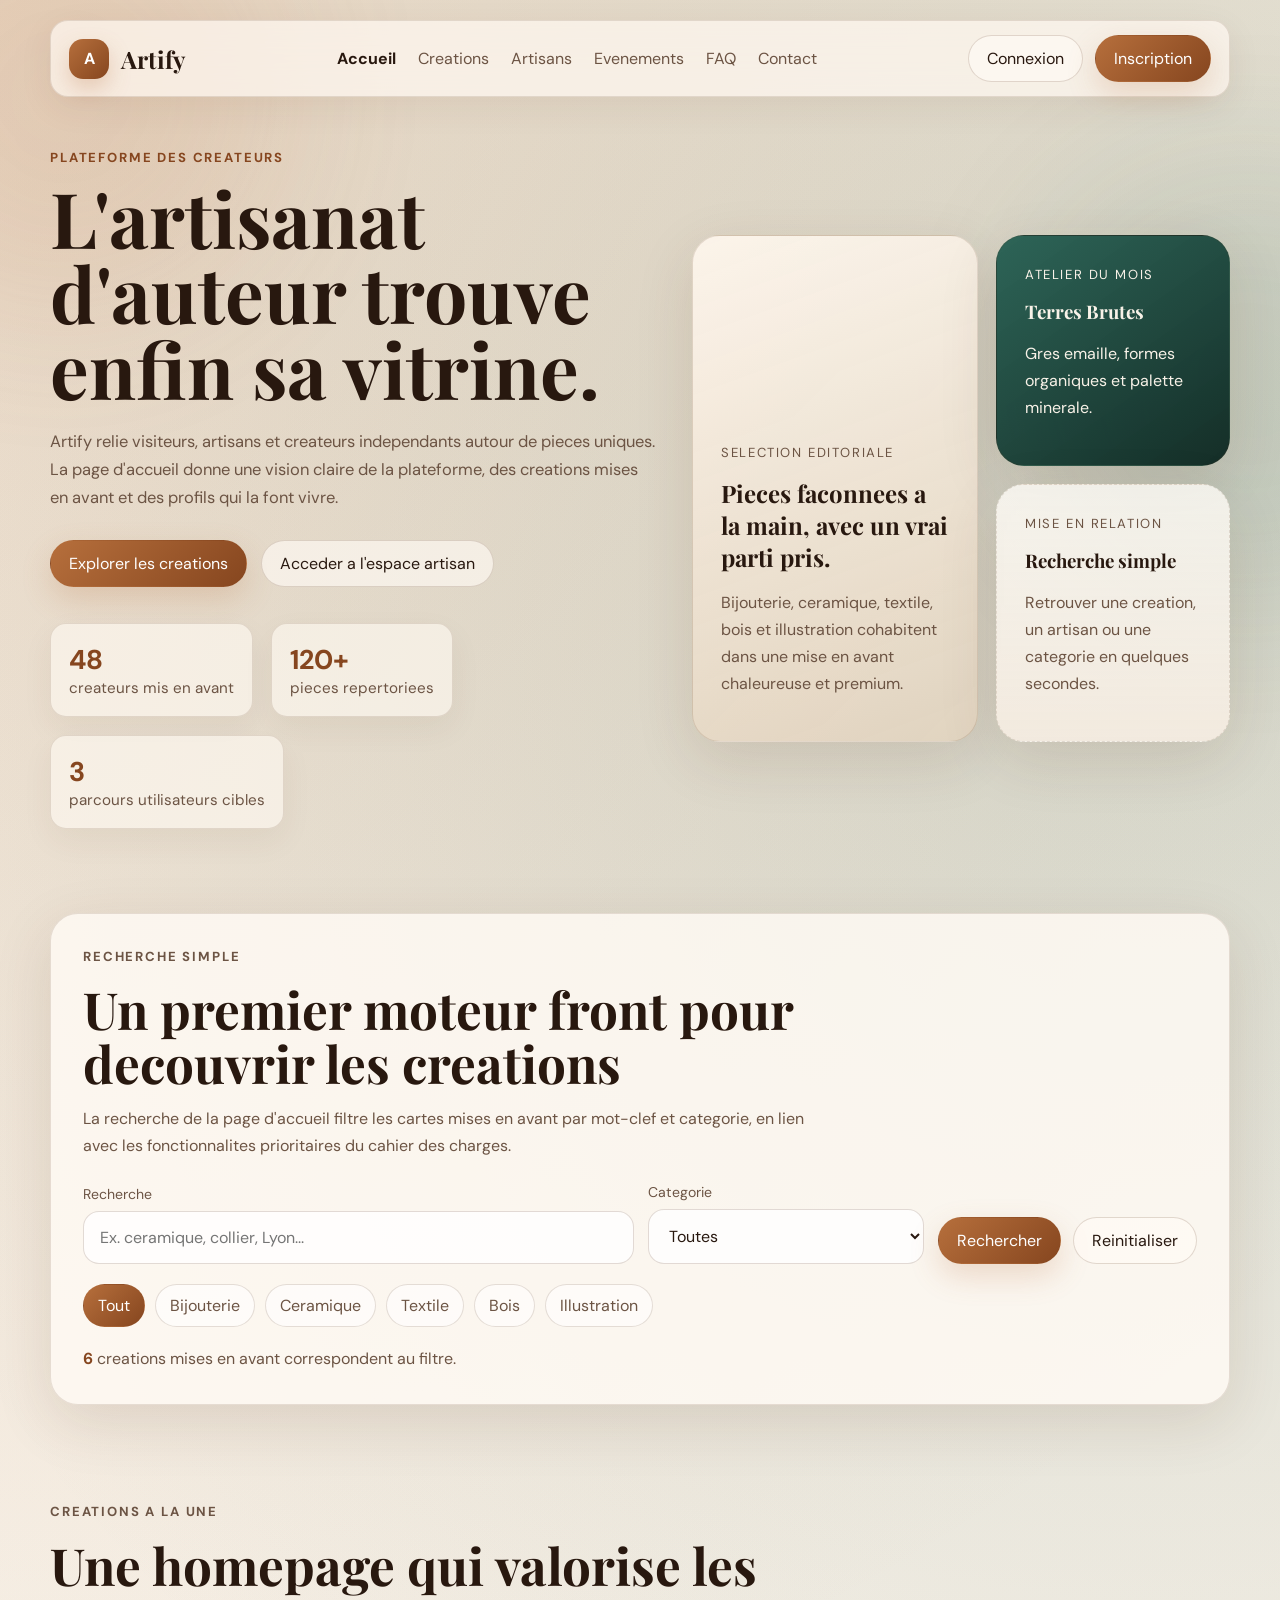
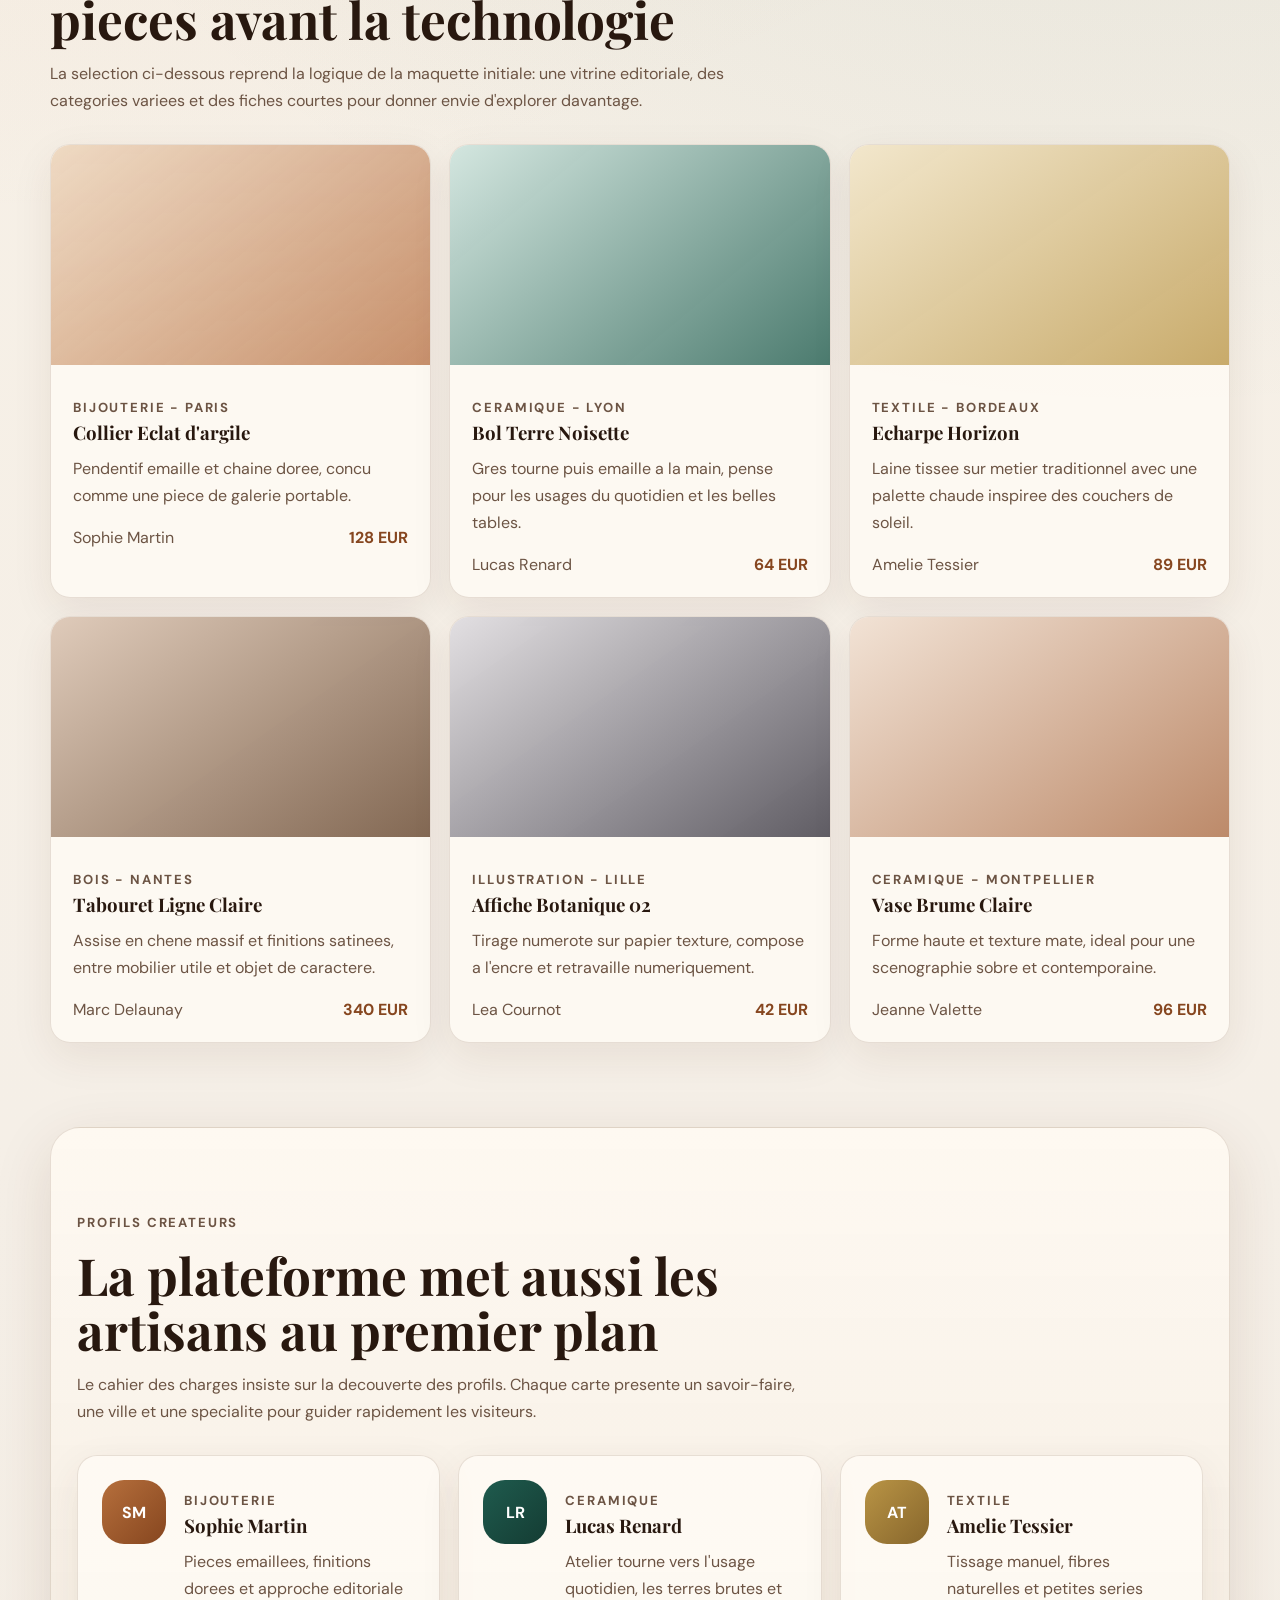
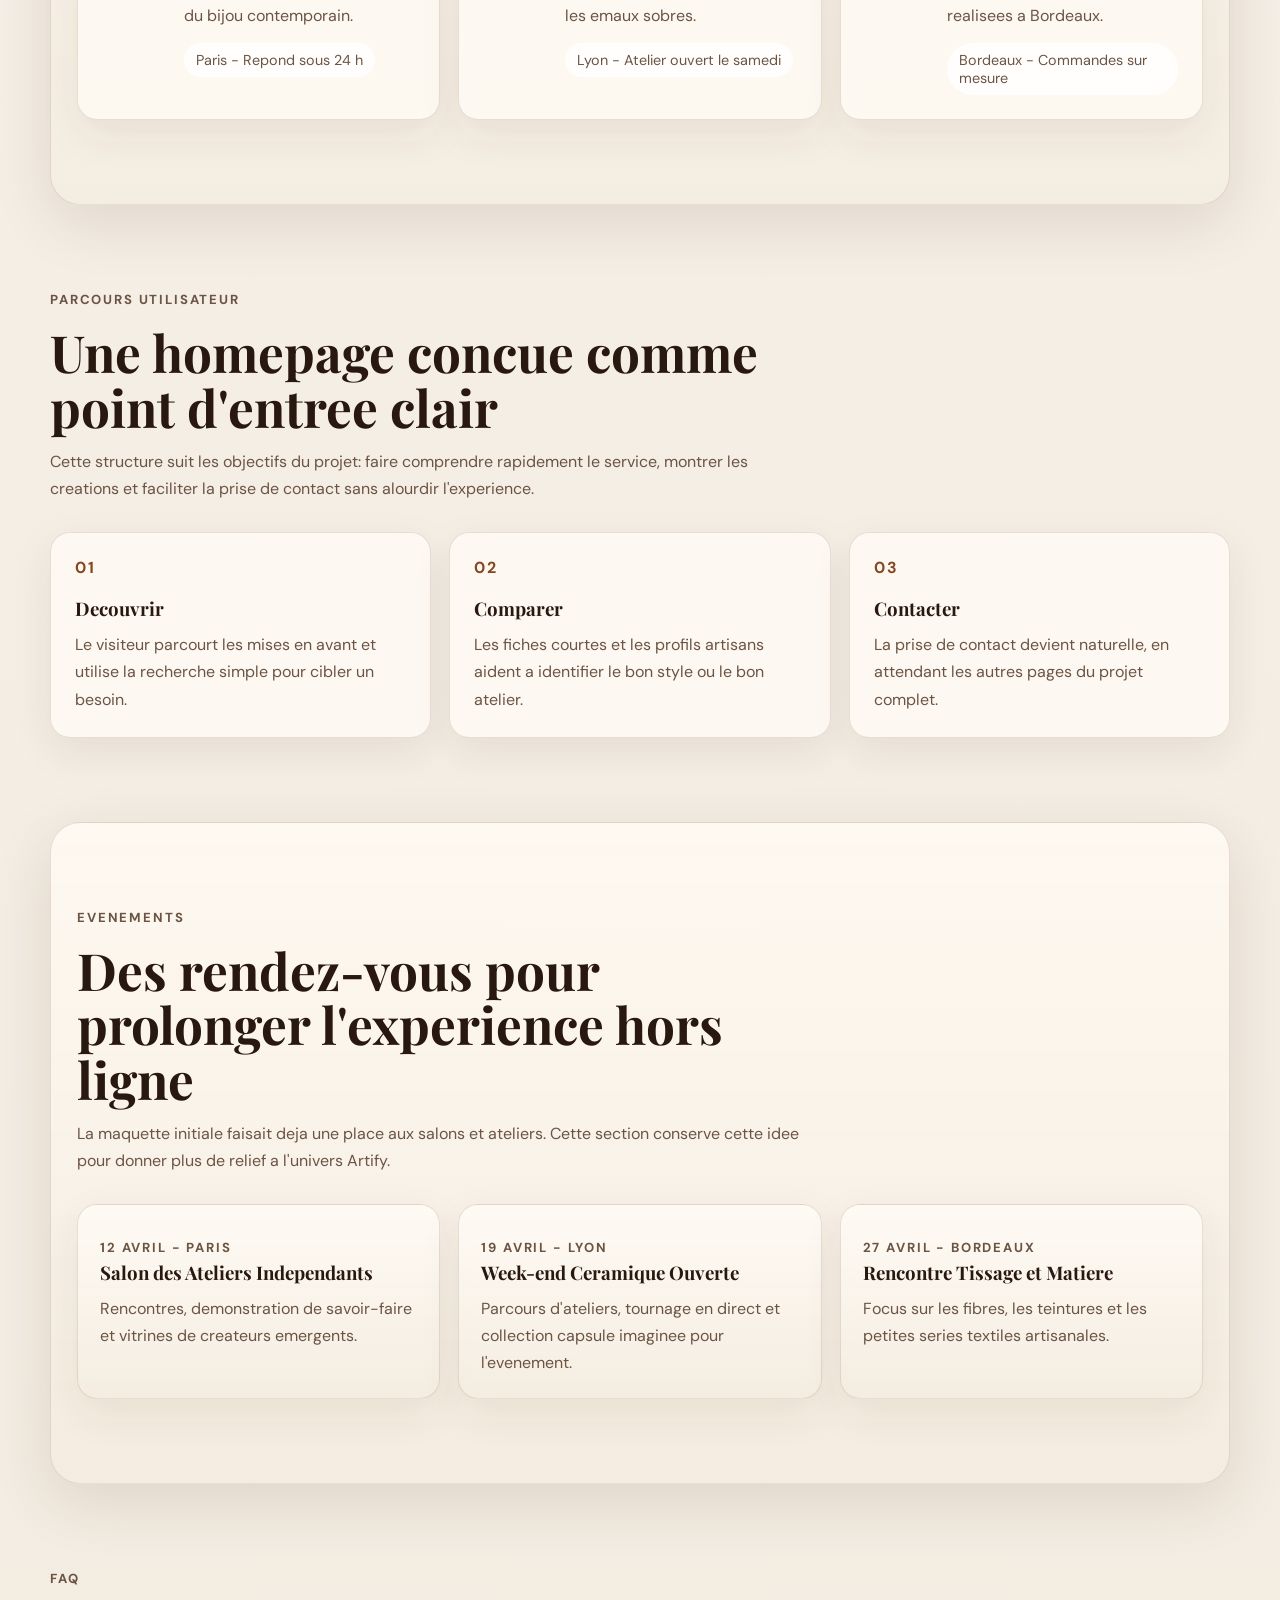
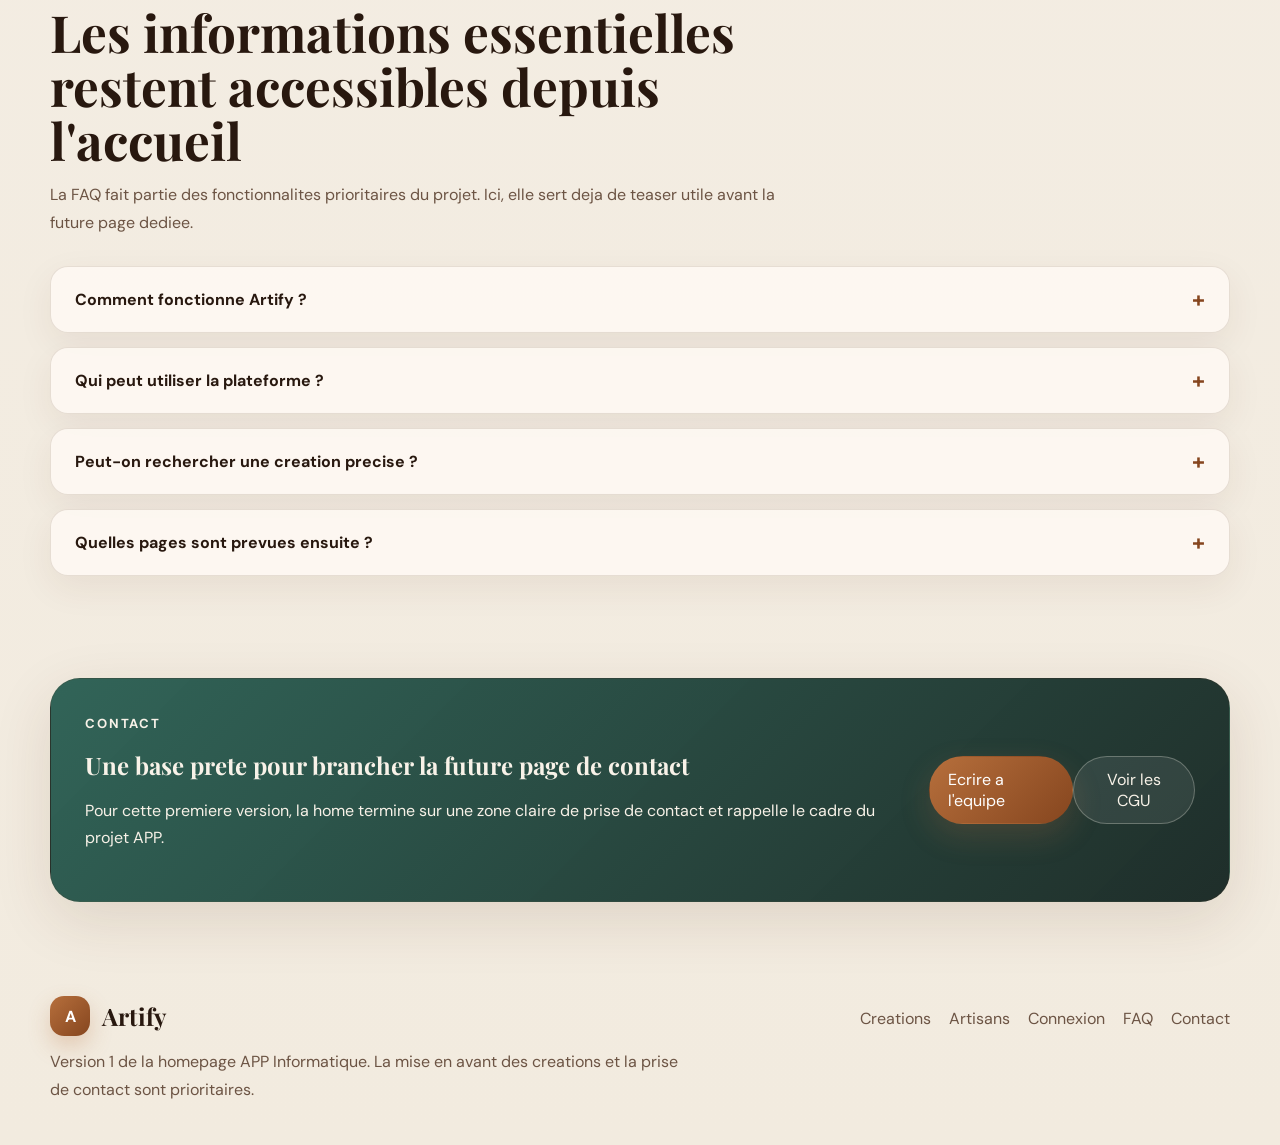
<file: index.html>
<!DOCTYPE html>
<html lang="fr">
<head>
  <meta charset="UTF-8">
  <meta name="viewport" content="width=device-width, initial-scale=1.0">
  <meta
    name="description"
    content="Artify met en valeur des creations artisanales uniques et facilite la rencontre entre visiteurs et createurs."
  >
  <title>Artify | Plateforme des createurs</title>
  <link rel="preconnect" href="https://fonts.googleapis.com">
  <link rel="preconnect" href="https://fonts.gstatic.com" crossorigin>
  <link
    href="https://fonts.googleapis.com/css2?family=DM+Sans:wght@400;500;700&family=Playfair+Display:wght@600;700&display=swap"
    rel="stylesheet"
  >
  <link rel="stylesheet" href="assets/css/styles.css">
</head>
<body>
  <div class="page-glow page-glow-left" aria-hidden="true"></div>
  <div class="page-glow page-glow-right" aria-hidden="true"></div>

  <header class="site-header">
    <a class="brand" href="index.html#top" aria-label="Retour a l'accueil Artify">
      <span class="brand-mark">A</span>
      <span class="brand-text">Artify</span>
    </a>

    <button
      class="nav-toggle"
      type="button"
      aria-expanded="false"
      aria-controls="site-nav"
      aria-label="Ouvrir le menu"
    >
      <span></span>
      <span></span>
      <span></span>
    </button>

    <nav id="site-nav" class="site-nav" aria-label="Navigation principale">
      <a class="is-current" href="index.html#top">Accueil</a>
      <a href="index.html#creations">Creations</a>
      <a href="artisans.html">Artisans</a>
      <a href="index.html#events">Evenements</a>
      <a href="index.html#faq">FAQ</a>
      <a href="index.html#contact">Contact</a>
    </nav>

    <div class="header-actions">
      <a class="button button-ghost" href="connexion.html">
        Connexion
      </a>
      <button class="button button-primary" type="button" data-toast="Page inscription a venir">
        Inscription
      </button>
    </div>
  </header>

  <main>
    <section id="top" class="hero section">
      <div class="hero-copy reveal">
        <p class="eyebrow">Plateforme des createurs</p>
        <h1>L'artisanat d'auteur trouve enfin sa vitrine.</h1>
        <p class="hero-lead">
          Artify relie visiteurs, artisans et createurs independants autour de pieces uniques.
          La page d'accueil donne une vision claire de la plateforme, des creations mises en avant
          et des profils qui la font vivre.
        </p>

        <div class="hero-actions">
          <a class="button button-primary" href="#creations">Explorer les creations</a>
          <a class="button button-secondary" href="connexion.html">Acceder a l'espace artisan</a>
        </div>

        <ul class="hero-stats" aria-label="Chiffres clefs">
          <li>
            <strong>48</strong>
            <span>createurs mis en avant</span>
          </li>
          <li>
            <strong>120+</strong>
            <span>pieces repertoriees</span>
          </li>
          <li>
            <strong>3</strong>
            <span>parcours utilisateurs cibles</span>
          </li>
        </ul>
      </div>

      <div class="hero-visual reveal">
        <article class="mood-card mood-card-tall">
          <p class="mood-label">Selection editoriale</p>
          <h2>Pieces faconnees a la main, avec un vrai parti pris.</h2>
          <p>
            Bijouterie, ceramique, textile, bois et illustration cohabitent dans une mise en avant
            chaleureuse et premium.
          </p>
        </article>

        <article class="mood-card mood-card-accent">
          <p class="mood-label">Atelier du mois</p>
          <h3>Terres Brutes</h3>
          <p>Gres emaille, formes organiques et palette minerale.</p>
        </article>

        <article class="mood-card mood-card-outline">
          <p class="mood-label">Mise en relation</p>
          <h3>Recherche simple</h3>
          <p>Retrouver une creation, un artisan ou une categorie en quelques secondes.</p>
        </article>
      </div>
    </section>

    <section class="search-section">
      <div class="search-shell reveal">
        <div class="section-heading compact">
          <p class="eyebrow">Recherche simple</p>
          <h2>Un premier moteur front pour decouvrir les creations</h2>
          <p>
            La recherche de la page d'accueil filtre les cartes mises en avant par mot-clef et categorie,
            en lien avec les fonctionnalites prioritaires du cahier des charges.
          </p>
        </div>

        <form id="search-form" class="search-form">
          <label class="field">
            <span>Recherche</span>
            <input
              id="search-input"
              type="search"
              name="search"
              placeholder="Ex. ceramique, collier, Lyon..."
            >
          </label>

          <label class="field">
            <span>Categorie</span>
            <select id="category-select" name="category">
              <option value="all">Toutes</option>
              <option value="bijouterie">Bijouterie</option>
              <option value="ceramique">Ceramique</option>
              <option value="textile">Textile</option>
              <option value="bois">Bois</option>
              <option value="illustration">Illustration</option>
            </select>
          </label>

          <div class="search-actions">
            <button class="button button-primary" type="submit">Rechercher</button>
            <button id="reset-filters" class="button button-ghost" type="button">Reinitialiser</button>
          </div>
        </form>

        <div class="chip-list" aria-label="Filtres rapides">
          <button class="chip is-active" type="button" data-category="all">Tout</button>
          <button class="chip" type="button" data-category="bijouterie">Bijouterie</button>
          <button class="chip" type="button" data-category="ceramique">Ceramique</button>
          <button class="chip" type="button" data-category="textile">Textile</button>
          <button class="chip" type="button" data-category="bois">Bois</button>
          <button class="chip" type="button" data-category="illustration">Illustration</button>
        </div>

        <p class="results-line">
          <span id="results-count">6</span> creations mises en avant correspondent au filtre.
        </p>
      </div>
    </section>

    <section id="creations" class="section">
      <div class="section-heading reveal">
        <p class="eyebrow">Creations a la une</p>
        <h2>Une homepage qui valorise les pieces avant la technologie</h2>
        <p>
          La selection ci-dessous reprend la logique de la maquette initiale: une vitrine editoriale,
          des categories variees et des fiches courtes pour donner envie d'explorer davantage.
        </p>
      </div>

      <div id="creation-grid" class="creation-grid">
        <article
          class="creation-card reveal"
          data-category="bijouterie"
          data-search="collier dore bijouterie paris metal email"
        >
          <div class="card-visual tone-amber"></div>
          <div class="card-body">
            <p class="card-kicker">Bijouterie - Paris</p>
            <h3>Collier Eclat d'argile</h3>
            <p>
              Pendentif emaille et chaine doree, concu comme une piece de galerie portable.
            </p>
            <div class="card-meta">
              <span>Sophie Martin</span>
              <strong>128 EUR</strong>
            </div>
          </div>
        </article>

        <article
          class="creation-card reveal"
          data-category="ceramique"
          data-search="bol gres ceramique lyon email cuisine"
        >
          <div class="card-visual tone-forest"></div>
          <div class="card-body">
            <p class="card-kicker">Ceramique - Lyon</p>
            <h3>Bol Terre Noisette</h3>
            <p>
              Gres tourne puis emaille a la main, pense pour les usages du quotidien et les belles tables.
            </p>
            <div class="card-meta">
              <span>Lucas Renard</span>
              <strong>64 EUR</strong>
            </div>
          </div>
        </article>

        <article
          class="creation-card reveal"
          data-category="textile"
          data-search="echarpe tissage textile bordeaux laine atelier"
        >
          <div class="card-visual tone-sand"></div>
          <div class="card-body">
            <p class="card-kicker">Textile - Bordeaux</p>
            <h3>Echarpe Horizon</h3>
            <p>
              Laine tissee sur metier traditionnel avec une palette chaude inspiree des couchers de soleil.
            </p>
            <div class="card-meta">
              <span>Amelie Tessier</span>
              <strong>89 EUR</strong>
            </div>
          </div>
        </article>

        <article
          class="creation-card reveal"
          data-category="bois"
          data-search="tabouret chene bois nantes mobilier ebene"
        >
          <div class="card-visual tone-walnut"></div>
          <div class="card-body">
            <p class="card-kicker">Bois - Nantes</p>
            <h3>Tabouret Ligne Claire</h3>
            <p>
              Assise en chene massif et finitions satinees, entre mobilier utile et objet de caractere.
            </p>
            <div class="card-meta">
              <span>Marc Delaunay</span>
              <strong>340 EUR</strong>
            </div>
          </div>
        </article>

        <article
          class="creation-card reveal"
          data-category="illustration"
          data-search="illustration affiche encre lille papier artisan"
        >
          <div class="card-visual tone-ink"></div>
          <div class="card-body">
            <p class="card-kicker">Illustration - Lille</p>
            <h3>Affiche Botanique 02</h3>
            <p>
              Tirage numerote sur papier texture, compose a l'encre et retravaille numeriquement.
            </p>
            <div class="card-meta">
              <span>Lea Cournot</span>
              <strong>42 EUR</strong>
            </div>
          </div>
        </article>

        <article
          class="creation-card reveal"
          data-category="ceramique"
          data-search="vase ceramique montpellier atelier decor interieur"
        >
          <div class="card-visual tone-clay"></div>
          <div class="card-body">
            <p class="card-kicker">Ceramique - Montpellier</p>
            <h3>Vase Brume Claire</h3>
            <p>
              Forme haute et texture mate, ideal pour une scenographie sobre et contemporaine.
            </p>
            <div class="card-meta">
              <span>Jeanne Valette</span>
              <strong>96 EUR</strong>
            </div>
          </div>
        </article>
      </div>
    </section>

    <section id="artisans" class="section section-alt">
      <div class="section-heading reveal">
        <p class="eyebrow">Profils createurs</p>
        <h2>La plateforme met aussi les artisans au premier plan</h2>
        <p>
          Le cahier des charges insiste sur la decouverte des profils. Chaque carte presente un savoir-faire,
          une ville et une specialite pour guider rapidement les visiteurs.
        </p>
      </div>

      <div class="artisan-grid">
        <article class="artisan-card reveal">
          <div class="artisan-badge">SM</div>
          <div>
            <p class="card-kicker">Bijouterie</p>
            <h3>Sophie Martin</h3>
            <p>
              Pieces emaillees, finitions dorees et approche editoriale du bijou contemporain.
            </p>
            <span class="artisan-tag">Paris - Repond sous 24 h</span>
          </div>
        </article>

        <article class="artisan-card reveal">
          <div class="artisan-badge badge-green">LR</div>
          <div>
            <p class="card-kicker">Ceramique</p>
            <h3>Lucas Renard</h3>
            <p>
              Atelier tourne vers l'usage quotidien, les terres brutes et les emaux sobres.
            </p>
            <span class="artisan-tag">Lyon - Atelier ouvert le samedi</span>
          </div>
        </article>

        <article class="artisan-card reveal">
          <div class="artisan-badge badge-gold">AT</div>
          <div>
            <p class="card-kicker">Textile</p>
            <h3>Amelie Tessier</h3>
            <p>
              Tissage manuel, fibres naturelles et petites series realisees a Bordeaux.
            </p>
            <span class="artisan-tag">Bordeaux - Commandes sur mesure</span>
          </div>
        </article>
      </div>
    </section>

    <section class="section">
      <div class="section-heading reveal">
        <p class="eyebrow">Parcours utilisateur</p>
        <h2>Une homepage concue comme point d'entree clair</h2>
        <p>
          Cette structure suit les objectifs du projet: faire comprendre rapidement le service, montrer les
          creations et faciliter la prise de contact sans alourdir l'experience.
        </p>
      </div>

      <div class="steps-grid">
        <article class="step-card reveal">
          <span class="step-index">01</span>
          <h3>Decouvrir</h3>
          <p>Le visiteur parcourt les mises en avant et utilise la recherche simple pour cibler un besoin.</p>
        </article>

        <article class="step-card reveal">
          <span class="step-index">02</span>
          <h3>Comparer</h3>
          <p>Les fiches courtes et les profils artisans aident a identifier le bon style ou le bon atelier.</p>
        </article>

        <article class="step-card reveal">
          <span class="step-index">03</span>
          <h3>Contacter</h3>
          <p>La prise de contact devient naturelle, en attendant les autres pages du projet complet.</p>
        </article>
      </div>
    </section>

    <section id="events" class="section section-alt">
      <div class="section-heading reveal">
        <p class="eyebrow">Evenements</p>
        <h2>Des rendez-vous pour prolonger l'experience hors ligne</h2>
        <p>
          La maquette initiale faisait deja une place aux salons et ateliers. Cette section conserve cette idee
          pour donner plus de relief a l'univers Artify.
        </p>
      </div>

      <div class="events-grid">
        <article class="event-card reveal">
          <p class="card-kicker">12 avril - Paris</p>
          <h3>Salon des Ateliers Independants</h3>
          <p>Rencontres, demonstration de savoir-faire et vitrines de createurs emergents.</p>
        </article>

        <article class="event-card reveal">
          <p class="card-kicker">19 avril - Lyon</p>
          <h3>Week-end Ceramique Ouverte</h3>
          <p>Parcours d'ateliers, tournage en direct et collection capsule imaginee pour l'evenement.</p>
        </article>

        <article class="event-card reveal">
          <p class="card-kicker">27 avril - Bordeaux</p>
          <h3>Rencontre Tissage et Matiere</h3>
          <p>Focus sur les fibres, les teintures et les petites series textiles artisanales.</p>
        </article>
      </div>
    </section>

    <section id="faq" class="section">
      <div class="section-heading reveal">
        <p class="eyebrow">FAQ</p>
        <h2>Les informations essentielles restent accessibles depuis l'accueil</h2>
        <p>
          La FAQ fait partie des fonctionnalites prioritaires du projet. Ici, elle sert deja de teaser utile
          avant la future page dediee.
        </p>
      </div>

      <div class="faq-list">
        <article class="faq-item reveal">
          <button class="faq-question" type="button" aria-expanded="false">
            Comment fonctionne Artify ?
          </button>
          <div class="faq-answer">
            <p>
              La plateforme permet de decouvrir des creations artisanales, de reperer un artisan et de prendre contact.
              Le paiement externe et la logistique ne font pas partie de cette premiere version.
            </p>
          </div>
        </article>

        <article class="faq-item reveal">
          <button class="faq-question" type="button" aria-expanded="false">
            Qui peut utiliser la plateforme ?
          </button>
          <div class="faq-answer">
            <p>
              Trois profils sont vises: les visiteurs ou acheteurs, les artisans ou createurs, et les administrateurs
              qui gerent les contenus du site.
            </p>
          </div>
        </article>

        <article class="faq-item reveal">
          <button class="faq-question" type="button" aria-expanded="false">
            Peut-on rechercher une creation precise ?
          </button>
          <div class="faq-answer">
            <p>
              Oui. Cette homepage integre une recherche simple par mot-clef et categorie sur les creations mises en avant.
            </p>
          </div>
        </article>

        <article class="faq-item reveal">
          <button class="faq-question" type="button" aria-expanded="false">
            Quelles pages sont prevues ensuite ?
          </button>
          <div class="faq-answer">
            <p>
              Le document de specifications prevoit notamment l'inscription, la connexion, le profil, la FAQ complete,
              les CGU, la page contact et un backoffice administrateur.
            </p>
          </div>
        </article>
      </div>
    </section>

    <section id="contact" class="section contact-section">
      <div class="contact-card reveal">
        <div>
          <p class="eyebrow">Contact</p>
          <h2>Une base prete pour brancher la future page de contact</h2>
          <p>
            Pour cette premiere version, la home termine sur une zone claire de prise de contact et rappelle le cadre
            du projet APP.
          </p>
        </div>

        <div class="contact-actions">
          <a class="button button-primary" href="mailto:contact@artify.local">Ecrire a l'equipe</a>
          <button class="button button-ghost" type="button" data-toast="Page CGU a venir">
            Voir les CGU
          </button>
        </div>
      </div>
    </section>
  </main>

  <footer class="site-footer">
    <div>
      <a class="brand footer-brand" href="index.html#top">
        <span class="brand-mark">A</span>
        <span class="brand-text">Artify</span>
      </a>
      <p class="footer-note">
        Version 1 de la homepage APP Informatique. La mise en avant des creations et la prise de contact sont prioritaires.
      </p>
    </div>

    <div class="footer-links">
      <a href="index.html#creations">Creations</a>
      <a href="artisans.html">Artisans</a>
      <a href="connexion.html">Connexion</a>
      <a href="index.html#faq">FAQ</a>
      <a href="index.html#contact">Contact</a>
    </div>
  </footer>

  <div id="toast" class="toast" role="status" aria-live="polite"></div>

  <script src="assets/js/main.js"></script>
</body>
</html>
</file>
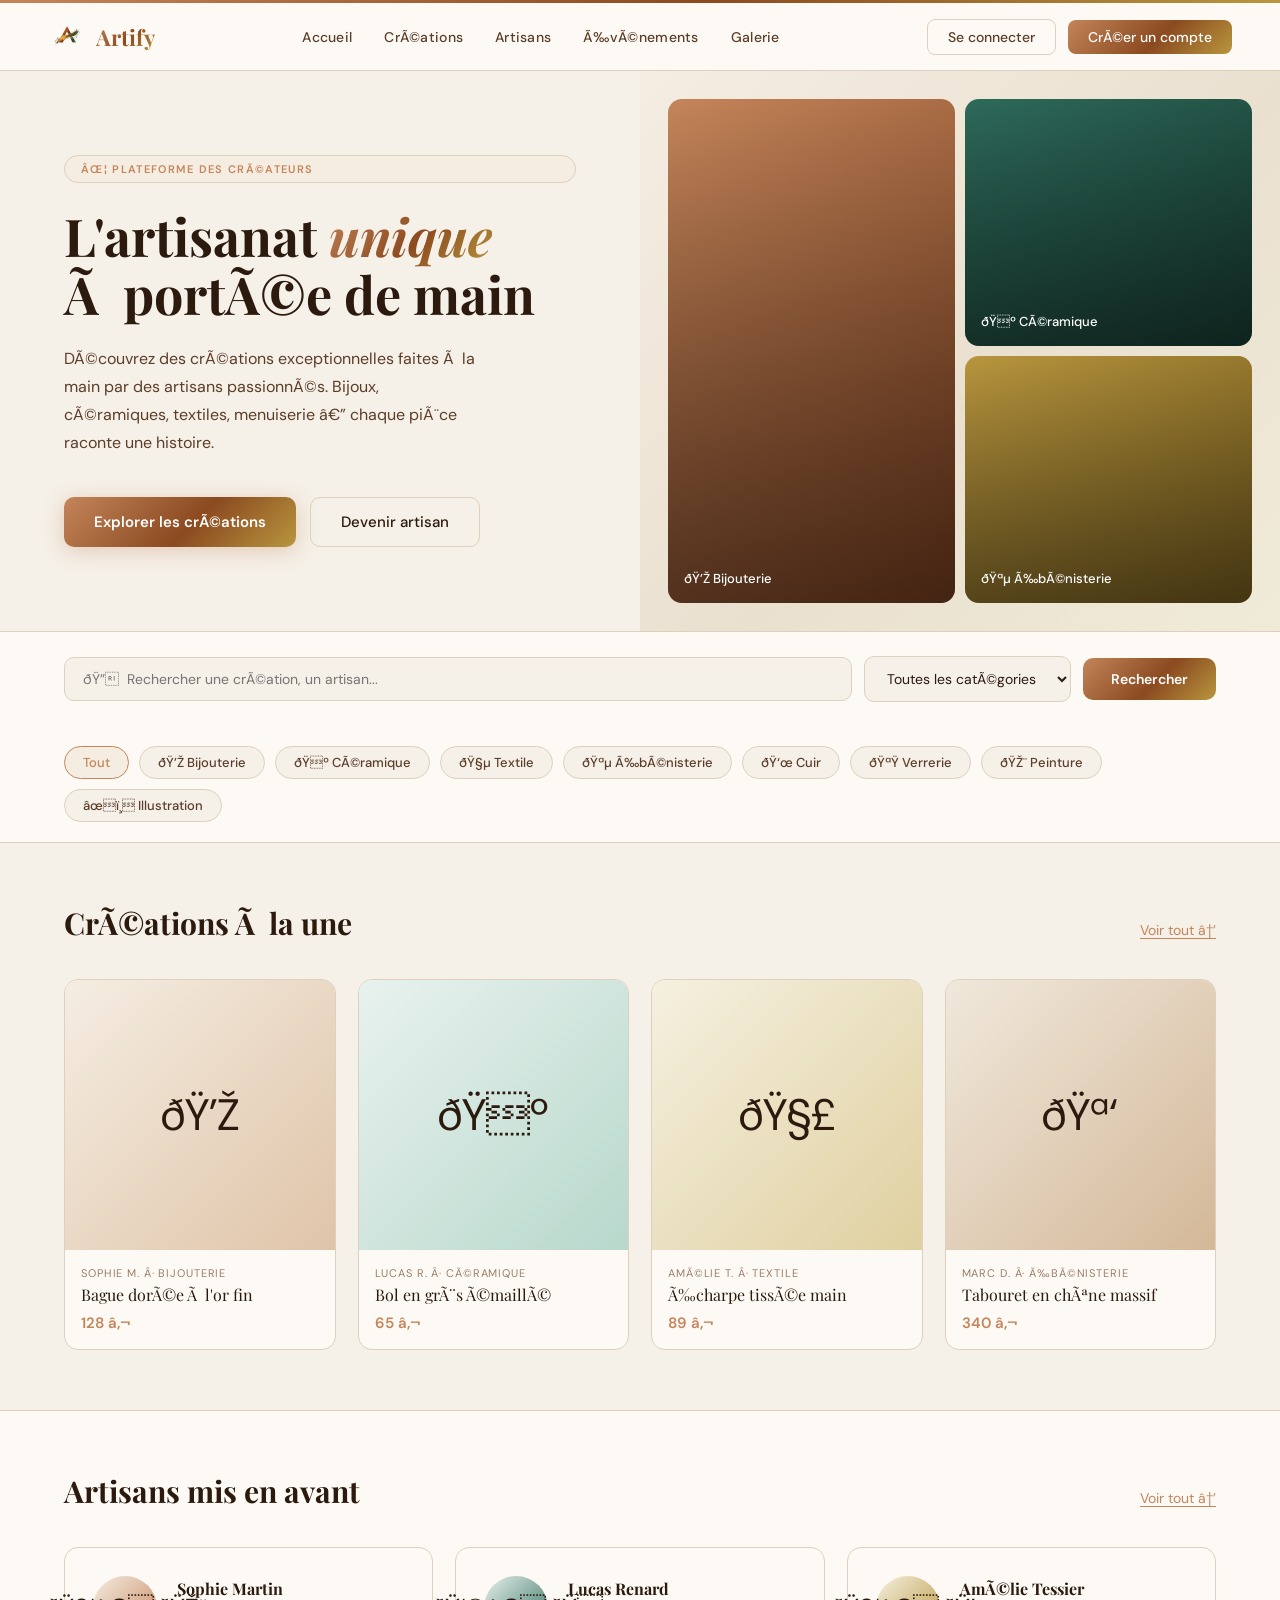
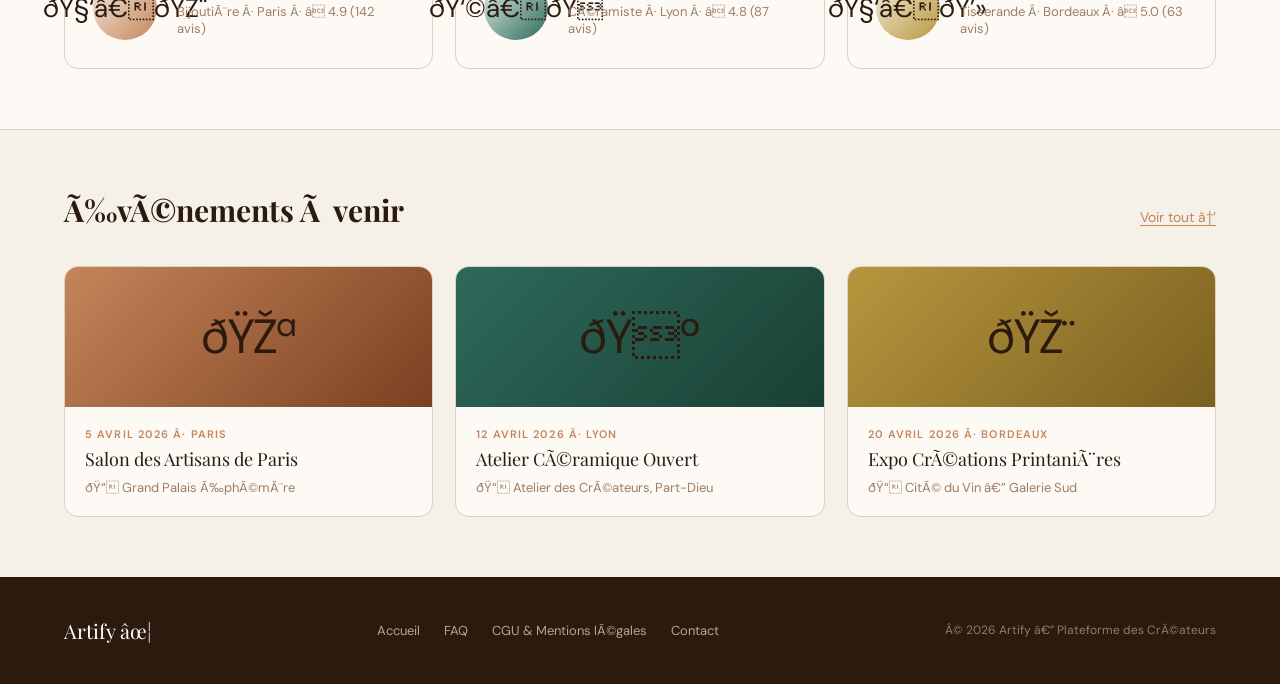
<file: ARTIFY/index.html>
﻿<!DOCTYPE html>
<html lang="fr">
<head>
<meta charset="UTF-8">
<meta name="viewport" content="width=device-width, initial-scale=1.0">
<title>Artify — Accueil</title>
<link href="https://fonts.googleapis.com/css2?family=Playfair+Display:ital,wght@0,400;0,700;1,400&family=DM+Sans:ital,wght@0,300;0,400;0,500;1,400&display=swap" rel="stylesheet">
<link rel="stylesheet" href="css/styles.css">
</head>
<body>

<div class="accent-strip"></div>

<!-- ====== NAV ====== -->
<nav>
  <div class="logo" onclick="showPage('home')">
    <img src="[data-uri]" style="width:38px;height:38px;object-fit:contain;" alt="Artify">
    <span class="logo-text">Artify</span>
  </div>
  <ul class="nav-links">
    <li><a onclick="showPage('home')">Accueil</a></li>
    <li><a onclick="showPage('catalogue')">CrÃ©ations</a></li>
    <li><a onclick="showPage('artisans')">Artisans</a></li>
    <li><a onclick="showPage('events')">Ã‰vÃ©nements</a></li>
    <li><a onclick="showPage('gallery')">Galerie</a></li>
  </ul>
  <div class="nav-actions">
    <button class="btn-ghost" onclick="showPage('login')">Se connecter</button>
    <button class="btn-primary" onclick="showPage('register')">CrÃ©er un compte</button>
  </div>
</nav>

<!-- ============================== HOME ============================== -->
<div id="page-home" class="page active">

  <div class="hero">
    <div class="hero-left">
      <span class="hero-tag">âœ¦ Plateforme des CrÃ©ateurs</span>
      <h1 class="hero-title">L'artisanat <em>unique</em><br>Ã  portÃ©e de main</h1>
      <p class="hero-desc">DÃ©couvrez des crÃ©ations exceptionnelles faites Ã  la main par des artisans passionnÃ©s. Bijoux, cÃ©ramiques, textiles, menuiserie â€” chaque piÃ¨ce raconte une histoire.</p>
      <div class="hero-ctas">
        <button class="btn-hero" onclick="showPage('catalogue')">Explorer les crÃ©ations</button>
        <button class="btn-hero-outline" onclick="showPage('register')">Devenir artisan</button>
      </div>
    </div>
    <div class="hero-right">
      <div class="hero-img-card">
        <div class="img-placeholder craft-1"><span>ðŸ’Ž Bijouterie</span></div>
      </div>
      <div class="hero-img-card">
        <div class="img-placeholder craft-2"><span>ðŸº CÃ©ramique</span></div>
      </div>
      <div class="hero-img-card">
        <div class="img-placeholder craft-3"><span>ðŸªµ Ã‰bÃ©nisterie</span></div>
      </div>
    </div>
  </div>

  <!-- Search -->
  <div class="search-bar">
    <input class="search-input" type="text" placeholder="ðŸ”  Rechercher une crÃ©ation, un artisan...">
    <select class="search-select">
      <option>Toutes les catÃ©gories</option>
      <option>Bijouterie</option>
      <option>CÃ©ramique</option>
      <option>Textile & Couture</option>
      <option>Ã‰bÃ©nisterie</option>
      <option>Cuir</option>
      <option>Verrerie</option>
      <option>Illustration</option>
    </select>
    <button class="search-btn">Rechercher</button>
  </div>

  <!-- Categories -->
  <div class="categories">
    <span class="cat-chip active">Tout</span>
    <span class="cat-chip">ðŸ’Ž Bijouterie</span>
    <span class="cat-chip">ðŸº CÃ©ramique</span>
    <span class="cat-chip">ðŸ§µ Textile</span>
    <span class="cat-chip">ðŸªµ Ã‰bÃ©nisterie</span>
    <span class="cat-chip">ðŸ‘œ Cuir</span>
    <span class="cat-chip">ðŸªŸ Verrerie</span>
    <span class="cat-chip">ðŸŽ¨ Peinture</span>
    <span class="cat-chip">âœï¸ Illustration</span>
  </div>

  <!-- Featured Products -->
  <div class="section">
    <div class="section-header">
      <h2 class="section-title">CrÃ©ations Ã  la une</h2>
      <span class="see-all" onclick="showPage('catalogue')">Voir tout â†’</span>
    </div>
    <div class="products-grid">
      <div class="product-card">
        <div class="product-img p1">ðŸ’Ž</div>
        <div class="product-info">
          <div class="product-artisan">Sophie M. Â· Bijouterie</div>
          <div class="product-name">Bague dorÃ©e Ã  l'or fin</div>
          <div class="product-price">128 â‚¬</div>
        </div>
      </div>
      <div class="product-card">
        <div class="product-img p2">ðŸº</div>
        <div class="product-info">
          <div class="product-artisan">Lucas R. Â· CÃ©ramique</div>
          <div class="product-name">Bol en grÃ¨s Ã©maillÃ©</div>
          <div class="product-price">65 â‚¬</div>
        </div>
      </div>
      <div class="product-card">
        <div class="product-img p3">ðŸ§£</div>
        <div class="product-info">
          <div class="product-artisan">AmÃ©lie T. Â· Textile</div>
          <div class="product-name">Ã‰charpe tissÃ©e main</div>
          <div class="product-price">89 â‚¬</div>
        </div>
      </div>
      <div class="product-card">
        <div class="product-img p4">ðŸª‘</div>
        <div class="product-info">
          <div class="product-artisan">Marc D. Â· Ã‰bÃ©nisterie</div>
          <div class="product-name">Tabouret en chÃªne massif</div>
          <div class="product-price">340 â‚¬</div>
        </div>
      </div>
    </div>
  </div>

  <!-- Featured Artisans -->
  <div class="section" style="background: var(--surface); border-top: 1px solid var(--border); border-bottom: 1px solid var(--border);">
    <div class="section-header">
      <h2 class="section-title">Artisans mis en avant</h2>
      <span class="see-all" onclick="showPage('artisans')">Voir tout â†’</span>
    </div>
    <div class="artisans-grid">
      <div class="artisan-card" onclick="showPage('artisans')">
        <div class="artisan-avatar av1">ðŸ§‘â€ðŸŽ¨</div>
        <div class="artisan-info">
          <h4>Sophie Martin</h4>
          <p>BijoutiÃ¨re Â· Paris Â· â­ 4.9 (142 avis)</p>
        </div>
      </div>
      <div class="artisan-card" onclick="showPage('artisans')">
        <div class="artisan-avatar av2">ðŸ‘©â€ðŸ­</div>
        <div class="artisan-info">
          <h4>Lucas Renard</h4>
          <p>CÃ©ramiste Â· Lyon Â· â­ 4.8 (87 avis)</p>
        </div>
      </div>
      <div class="artisan-card" onclick="showPage('artisans')">
        <div class="artisan-avatar av3">ðŸ§‘â€ðŸ’»</div>
        <div class="artisan-info">
          <h4>AmÃ©lie Tessier</h4>
          <p>Tisserande Â· Bordeaux Â· â­ 5.0 (63 avis)</p>
        </div>
      </div>
    </div>
  </div>

  <!-- Events preview -->
  <div class="section">
    <div class="section-header">
      <h2 class="section-title">Ã‰vÃ©nements Ã  venir</h2>
      <span class="see-all" onclick="showPage('events')">Voir tout â†’</span>
    </div>
    <div class="events-grid">
      <div class="event-card">
        <div class="event-img ev1">ðŸŽª</div>
        <div class="event-info">
          <div class="event-date">5 Avril 2026 Â· Paris</div>
          <div class="event-title">Salon des Artisans de Paris</div>
          <div class="event-place">ðŸ“ Grand Palais Ã‰phÃ©mÃ¨re</div>
        </div>
      </div>
      <div class="event-card">
        <div class="event-img ev2">ðŸº</div>
        <div class="event-info">
          <div class="event-date">12 Avril 2026 Â· Lyon</div>
          <div class="event-title">Atelier CÃ©ramique Ouvert</div>
          <div class="event-place">ðŸ“ Atelier des CrÃ©ateurs, Part-Dieu</div>
        </div>
      </div>
      <div class="event-card">
        <div class="event-img ev3">ðŸŽ¨</div>
        <div class="event-info">
          <div class="event-date">20 Avril 2026 Â· Bordeaux</div>
          <div class="event-title">Expo CrÃ©ations PrintaniÃ¨res</div>
          <div class="event-place">ðŸ“ CitÃ© du Vin â€” Galerie Sud</div>
        </div>
      </div>
    </div>
  </div>

  <footer class="footer">
    <div class="footer-logo">Artify âœ¦</div>
    <div class="footer-links">
      <a onclick="showPage('home')">Accueil</a>
      <a onclick="showPage('faq')">FAQ</a>
      <a onclick="showPage('legal')">CGU & Mentions lÃ©gales</a>
      <a onclick="showPage('contact')">Contact</a>
    </div>
    <div class="footer-copy">Â© 2026 Artify â€” Plateforme des CrÃ©ateurs</div>
  </footer>
</div>

</body>
</html>
</file>
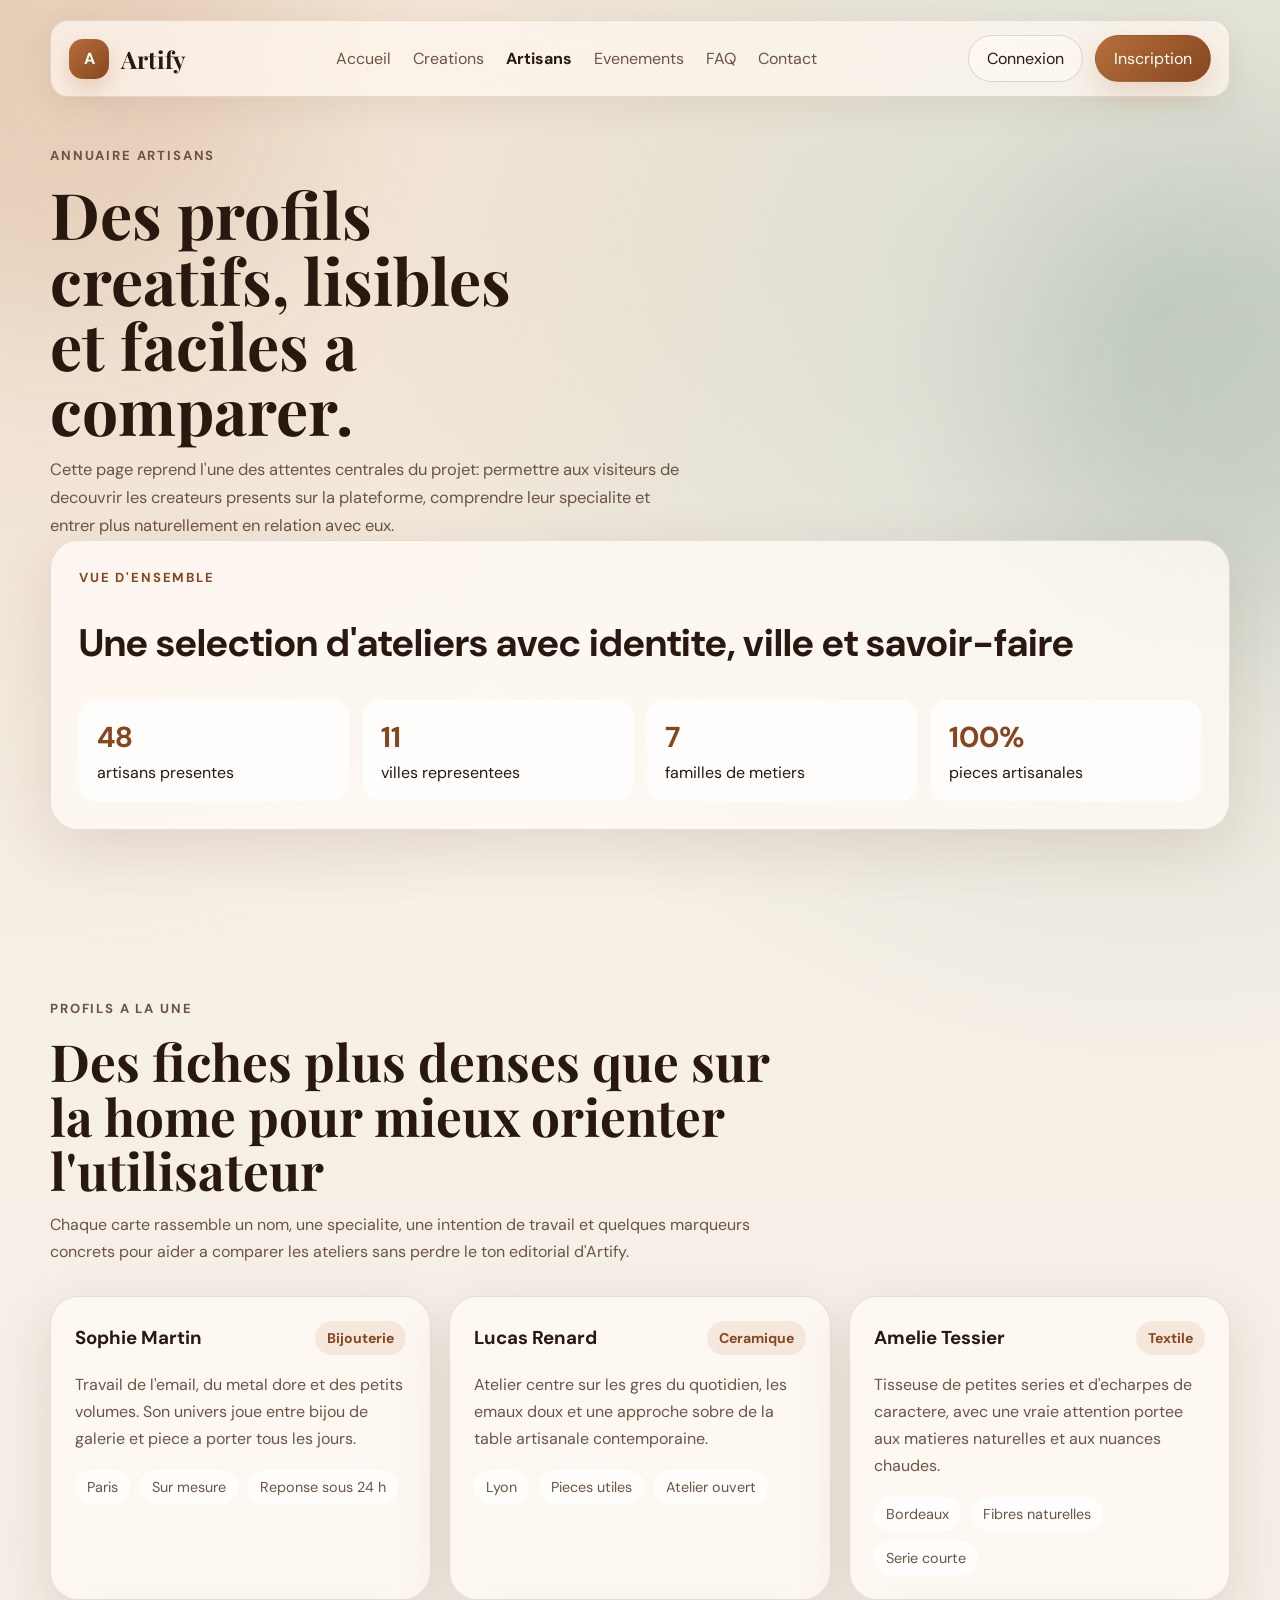
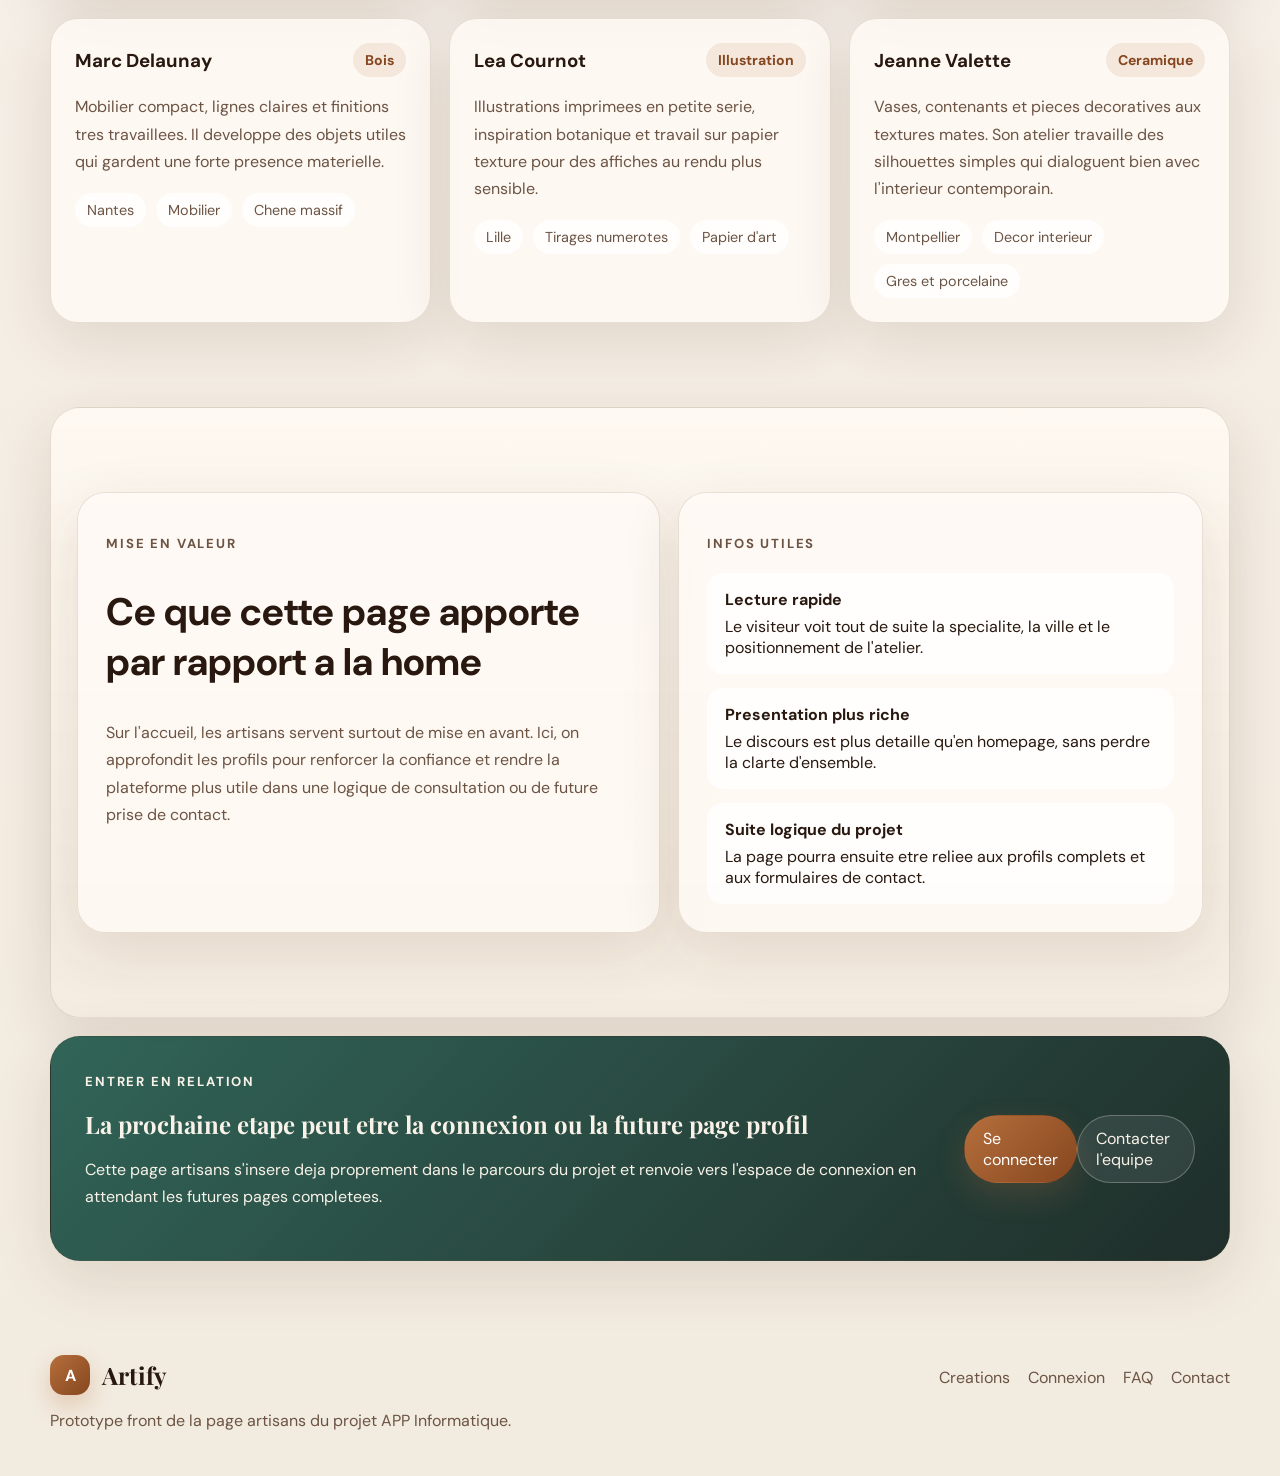
<file: artisans.html>
<!DOCTYPE html>
<html lang="fr">
<head>
  <meta charset="UTF-8">
  <meta name="viewport" content="width=device-width, initial-scale=1.0">
  <meta
    name="description"
    content="Decouvrir les artisans et createurs mis en avant sur la plateforme Artify."
  >
  <title>Artify | Artisans</title>
  <link rel="preconnect" href="https://fonts.googleapis.com">
  <link rel="preconnect" href="https://fonts.gstatic.com" crossorigin>
  <link
    href="https://fonts.googleapis.com/css2?family=DM+Sans:wght@400;500;700&family=Playfair+Display:wght@600;700&display=swap"
    rel="stylesheet"
  >
  <link rel="stylesheet" href="assets/css/styles.css">
</head>
<body>
  <div class="page-glow page-glow-left" aria-hidden="true"></div>
  <div class="page-glow page-glow-right" aria-hidden="true"></div>

  <header class="site-header">
    <a class="brand" href="index.html" aria-label="Retour a l'accueil Artify">
      <span class="brand-mark">A</span>
      <span class="brand-text">Artify</span>
    </a>

    <button
      class="nav-toggle"
      type="button"
      aria-expanded="false"
      aria-controls="site-nav"
      aria-label="Ouvrir le menu"
    >
      <span></span>
      <span></span>
      <span></span>
    </button>

    <nav id="site-nav" class="site-nav" aria-label="Navigation principale">
      <a href="index.html">Accueil</a>
      <a href="index.html#creations">Creations</a>
      <a class="is-current" href="artisans.html">Artisans</a>
      <a href="index.html#events">Evenements</a>
      <a href="index.html#faq">FAQ</a>
      <a href="index.html#contact">Contact</a>
    </nav>

    <div class="header-actions">
      <a class="button button-ghost" href="connexion.html">Connexion</a>
      <button class="button button-primary" type="button" data-toast="Page inscription a venir">
        Inscription
      </button>
    </div>
  </header>

  <main>
    <section class="section page-intro">
      <div class="section-heading reveal">
        <p class="eyebrow">Annuaire artisans</p>
        <h1>Des profils creatifs, lisibles et faciles a comparer.</h1>
        <p class="hero-lead">
          Cette page reprend l'une des attentes centrales du projet: permettre aux visiteurs de
          decouvrir les createurs presents sur la plateforme, comprendre leur specialite et entrer
          plus naturellement en relation avec eux.
        </p>
      </div>

      <article class="stats-band reveal">
        <p class="eyebrow">Vue d'ensemble</p>
        <h2>Une selection d'ateliers avec identite, ville et savoir-faire</h2>
        <div class="stats-grid">
          <article>
            <strong>48</strong>
            <span>artisans presentes</span>
          </article>
          <article>
            <strong>11</strong>
            <span>villes representees</span>
          </article>
          <article>
            <strong>7</strong>
            <span>familles de metiers</span>
          </article>
          <article>
            <strong>100%</strong>
            <span>pieces artisanales</span>
          </article>
        </div>
      </article>
    </section>

    <section class="section">
      <div class="section-heading reveal">
        <p class="eyebrow">Profils a la une</p>
        <h2>Des fiches plus denses que sur la home pour mieux orienter l'utilisateur</h2>
        <p>
          Chaque carte rassemble un nom, une specialite, une intention de travail et quelques
          marqueurs concrets pour aider a comparer les ateliers sans perdre le ton editorial d'Artify.
        </p>
      </div>

      <div class="directory-grid">
        <article class="profile-card reveal">
          <div class="profile-top">
            <h3>Sophie Martin</h3>
            <span class="profile-badge">Bijouterie</span>
          </div>
          <p>
            Travail de l'email, du metal dore et des petits volumes. Son univers joue entre bijou
            de galerie et piece a porter tous les jours.
          </p>
          <div class="profile-meta">
            <span>Paris</span>
            <span>Sur mesure</span>
            <span>Reponse sous 24 h</span>
          </div>
        </article>

        <article class="profile-card reveal">
          <div class="profile-top">
            <h3>Lucas Renard</h3>
            <span class="profile-badge">Ceramique</span>
          </div>
          <p>
            Atelier centre sur les gres du quotidien, les emaux doux et une approche sobre de la
            table artisanale contemporaine.
          </p>
          <div class="profile-meta">
            <span>Lyon</span>
            <span>Pieces utiles</span>
            <span>Atelier ouvert</span>
          </div>
        </article>

        <article class="profile-card reveal">
          <div class="profile-top">
            <h3>Amelie Tessier</h3>
            <span class="profile-badge">Textile</span>
          </div>
          <p>
            Tisseuse de petites series et d'echarpes de caractere, avec une vraie attention portee
            aux matieres naturelles et aux nuances chaudes.
          </p>
          <div class="profile-meta">
            <span>Bordeaux</span>
            <span>Fibres naturelles</span>
            <span>Serie courte</span>
          </div>
        </article>

        <article class="profile-card reveal">
          <div class="profile-top">
            <h3>Marc Delaunay</h3>
            <span class="profile-badge">Bois</span>
          </div>
          <p>
            Mobilier compact, lignes claires et finitions tres travaillees. Il developpe des objets
            utiles qui gardent une forte presence materielle.
          </p>
          <div class="profile-meta">
            <span>Nantes</span>
            <span>Mobilier</span>
            <span>Chene massif</span>
          </div>
        </article>

        <article class="profile-card reveal">
          <div class="profile-top">
            <h3>Lea Cournot</h3>
            <span class="profile-badge">Illustration</span>
          </div>
          <p>
            Illustrations imprimees en petite serie, inspiration botanique et travail sur papier
            texture pour des affiches au rendu plus sensible.
          </p>
          <div class="profile-meta">
            <span>Lille</span>
            <span>Tirages numerotes</span>
            <span>Papier d'art</span>
          </div>
        </article>

        <article class="profile-card reveal">
          <div class="profile-top">
            <h3>Jeanne Valette</h3>
            <span class="profile-badge">Ceramique</span>
          </div>
          <p>
            Vases, contenants et pieces decoratives aux textures mates. Son atelier travaille des
            silhouettes simples qui dialoguent bien avec l'interieur contemporain.
          </p>
          <div class="profile-meta">
            <span>Montpellier</span>
            <span>Decor interieur</span>
            <span>Gres et porcelaine</span>
          </div>
        </article>
      </div>
    </section>

    <section class="section section-alt">
      <div class="split-highlight">
        <article class="highlight-card reveal">
          <p class="eyebrow">Mise en valeur</p>
          <h2>Ce que cette page apporte par rapport a la home</h2>
          <p>
            Sur l'accueil, les artisans servent surtout de mise en avant. Ici, on approfondit les
            profils pour renforcer la confiance et rendre la plateforme plus utile dans une logique
            de consultation ou de future prise de contact.
          </p>
        </article>

        <article class="feature-panel reveal">
          <p class="eyebrow">Infos utiles</p>
          <div class="feature-list">
            <div class="feature-item">
              <strong>Lecture rapide</strong>
              <span>Le visiteur voit tout de suite la specialite, la ville et le positionnement de l'atelier.</span>
            </div>
            <div class="feature-item">
              <strong>Presentation plus riche</strong>
              <span>Le discours est plus detaille qu'en homepage, sans perdre la clarte d'ensemble.</span>
            </div>
            <div class="feature-item">
              <strong>Suite logique du projet</strong>
              <span>La page pourra ensuite etre reliee aux profils complets et aux formulaires de contact.</span>
            </div>
          </div>
        </article>
      </div>
    </section>

    <section class="section contact-section">
      <div class="contact-card reveal">
        <div>
          <p class="eyebrow">Entrer en relation</p>
          <h2>La prochaine etape peut etre la connexion ou la future page profil</h2>
          <p>
            Cette page artisans s'insere deja proprement dans le parcours du projet et renvoie vers
            l'espace de connexion en attendant les futures pages completees.
          </p>
        </div>

        <div class="contact-actions">
          <a class="button button-primary" href="connexion.html">Se connecter</a>
          <a class="button button-ghost" href="index.html#contact">Contacter l'equipe</a>
        </div>
      </div>
    </section>
  </main>

  <footer class="site-footer">
    <div>
      <a class="brand footer-brand" href="index.html">
        <span class="brand-mark">A</span>
        <span class="brand-text">Artify</span>
      </a>
      <p class="footer-note">
        Prototype front de la page artisans du projet APP Informatique.
      </p>
    </div>

    <div class="footer-links">
      <a href="index.html#creations">Creations</a>
      <a href="connexion.html">Connexion</a>
      <a href="index.html#faq">FAQ</a>
      <a href="index.html#contact">Contact</a>
    </div>
  </footer>

  <div id="toast" class="toast" role="status" aria-live="polite"></div>

  <script src="assets/js/main.js"></script>
</body>
</html>
</file>
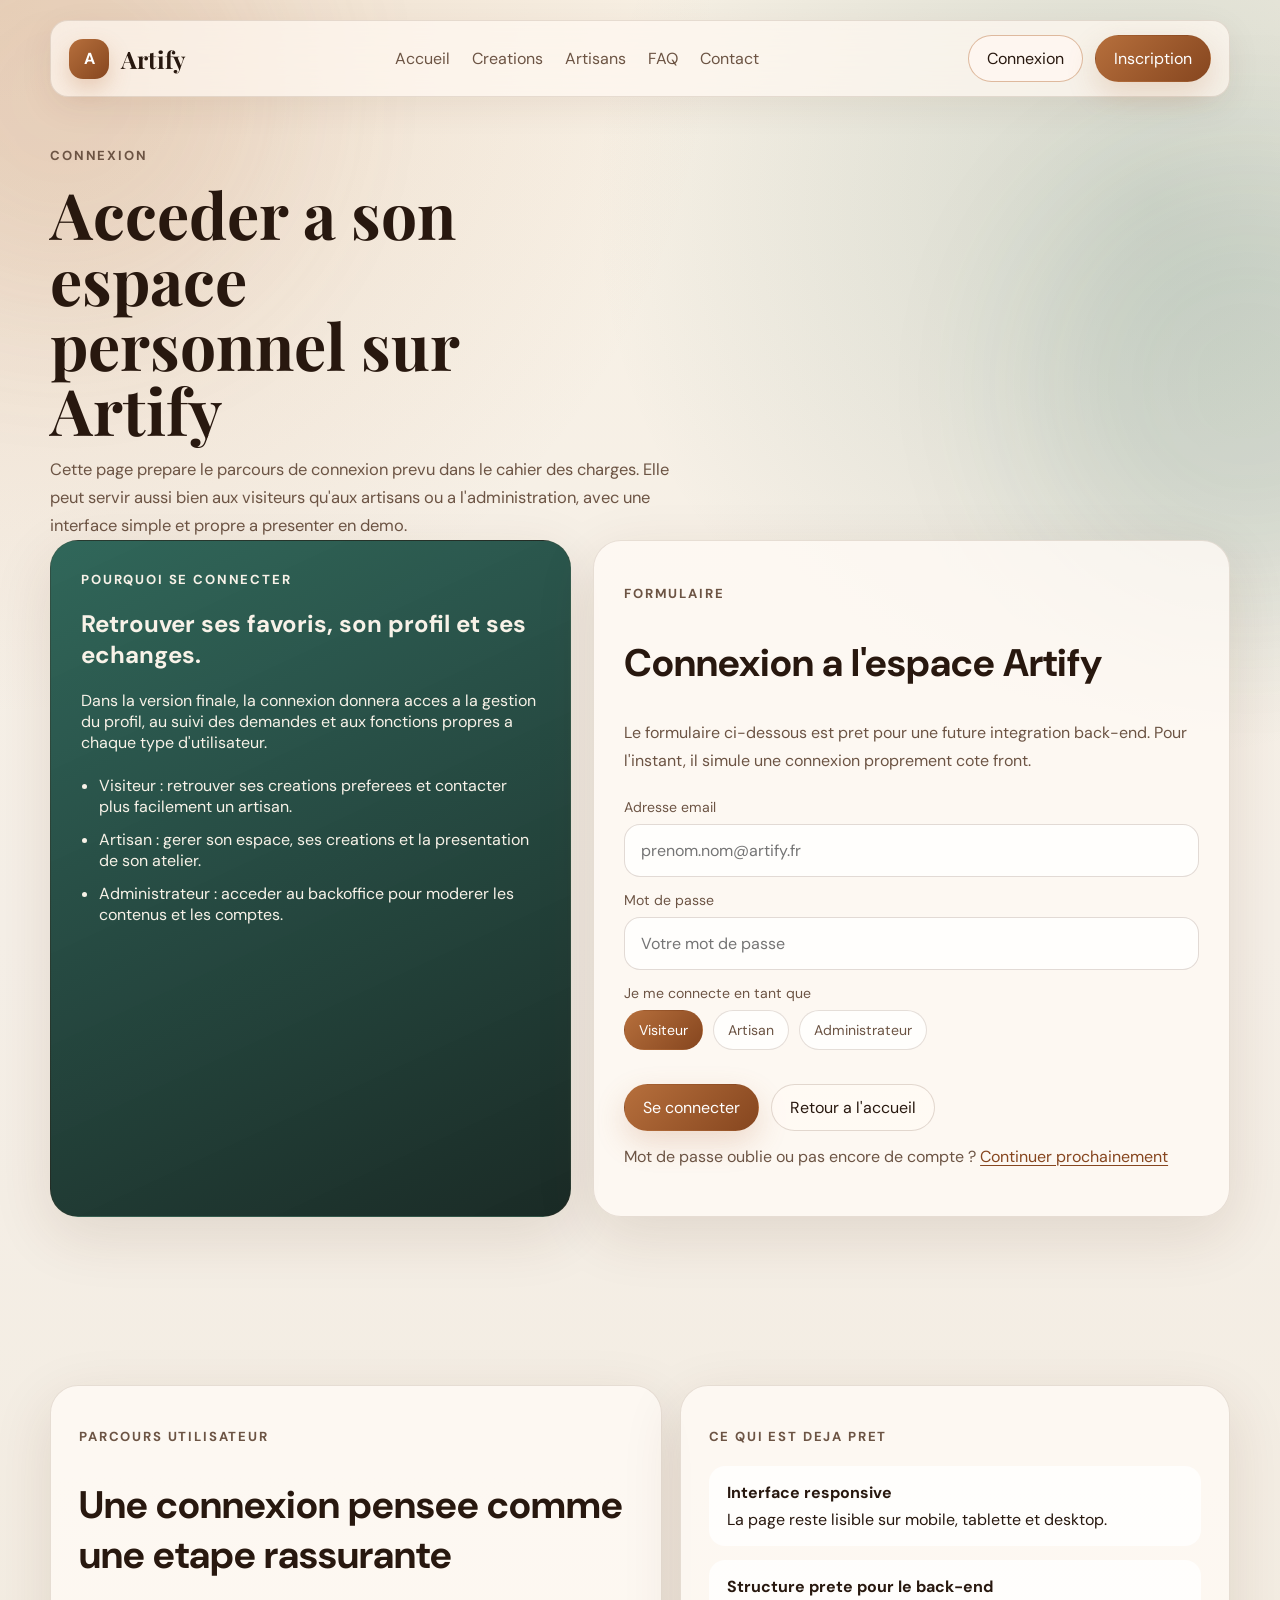
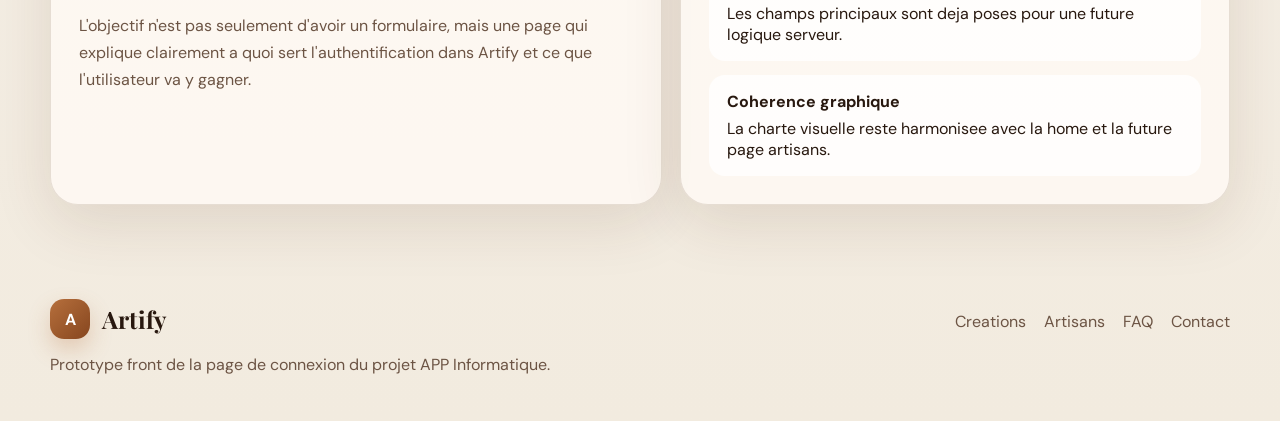
<file: connexion.html>
<!DOCTYPE html>
<html lang="fr">
<head>
  <meta charset="UTF-8">
  <meta name="viewport" content="width=device-width, initial-scale=1.0">
  <meta
    name="description"
    content="Connexion a Artify pour les visiteurs, artisans et administrateurs de la plateforme."
  >
  <title>Artify | Connexion</title>
  <link rel="preconnect" href="https://fonts.googleapis.com">
  <link rel="preconnect" href="https://fonts.gstatic.com" crossorigin>
  <link
    href="https://fonts.googleapis.com/css2?family=DM+Sans:wght@400;500;700&family=Playfair+Display:wght@600;700&display=swap"
    rel="stylesheet"
  >
  <link rel="stylesheet" href="assets/css/styles.css">
</head>
<body>
  <div class="page-glow page-glow-left" aria-hidden="true"></div>
  <div class="page-glow page-glow-right" aria-hidden="true"></div>

  <header class="site-header">
    <a class="brand" href="index.html" aria-label="Retour a l'accueil Artify">
      <span class="brand-mark">A</span>
      <span class="brand-text">Artify</span>
    </a>

    <button
      class="nav-toggle"
      type="button"
      aria-expanded="false"
      aria-controls="site-nav"
      aria-label="Ouvrir le menu"
    >
      <span></span>
      <span></span>
      <span></span>
    </button>

    <nav id="site-nav" class="site-nav" aria-label="Navigation principale">
      <a href="index.html">Accueil</a>
      <a href="index.html#creations">Creations</a>
      <a href="artisans.html">Artisans</a>
      <a href="index.html#faq">FAQ</a>
      <a href="index.html#contact">Contact</a>
    </nav>

    <div class="header-actions">
      <a class="button button-ghost is-current" href="connexion.html">Connexion</a>
      <button class="button button-primary" type="button" data-toast="Page inscription a venir">
        Inscription
      </button>
    </div>
  </header>

  <main>
    <section class="section page-intro">
      <div class="section-heading reveal">
        <p class="eyebrow">Connexion</p>
        <h1>Acceder a son espace personnel sur Artify</h1>
        <p class="hero-lead">
          Cette page prepare le parcours de connexion prevu dans le cahier des charges. Elle peut
          servir aussi bien aux visiteurs qu'aux artisans ou a l'administration, avec une interface
          simple et propre a presenter en demo.
        </p>
      </div>

      <div class="auth-shell">
        <aside class="auth-side reveal">
          <p class="eyebrow">Pourquoi se connecter</p>
          <h2>Retrouver ses favoris, son profil et ses echanges.</h2>
          <p>
            Dans la version finale, la connexion donnera acces a la gestion du profil, au suivi des
            demandes et aux fonctions propres a chaque type d'utilisateur.
          </p>

          <ul>
            <li>Visiteur : retrouver ses creations preferees et contacter plus facilement un artisan.</li>
            <li>Artisan : gerer son espace, ses creations et la presentation de son atelier.</li>
            <li>Administrateur : acceder au backoffice pour moderer les contenus et les comptes.</li>
          </ul>
        </aside>

        <section class="auth-card reveal">
          <p class="eyebrow">Formulaire</p>
          <h2>Connexion a l'espace Artify</h2>
          <p>
            Le formulaire ci-dessous est pret pour une future integration back-end. Pour l'instant,
            il simule une connexion proprement cote front.
          </p>

          <form data-demo-form data-toast="Connexion simulee. Le back-end sera branche dans la suite du projet.">
            <div class="field-grid">
              <label class="field field-full">
                <span>Adresse email</span>
                <input type="email" name="email" placeholder="prenom.nom@artify.fr" required>
              </label>

              <label class="field field-full">
                <span>Mot de passe</span>
                <input type="password" name="password" placeholder="Votre mot de passe" required>
              </label>
            </div>

            <div class="field">
              <span>Je me connecte en tant que</span>
              <div class="role-switch" aria-label="Type de compte">
                <span class="role-pill is-selected">Visiteur</span>
                <span class="role-pill">Artisan</span>
                <span class="role-pill">Administrateur</span>
              </div>
            </div>

            <div class="auth-actions">
              <button class="button button-primary" type="submit">Se connecter</button>
              <a class="button button-ghost" href="index.html">Retour a l'accueil</a>
            </div>
          </form>

          <p class="auth-foot">
            Mot de passe oublie ou pas encore de compte ?
            <button class="inline-link" type="button" data-toast="Pages mot de passe oublie et inscription a venir.">
              Continuer prochainement
            </button>
          </p>
        </section>
      </div>
    </section>

    <section class="section">
      <div class="split-highlight">
        <article class="highlight-card reveal">
          <p class="eyebrow">Parcours utilisateur</p>
          <h2>Une connexion pensee comme une etape rassurante</h2>
          <p>
            L'objectif n'est pas seulement d'avoir un formulaire, mais une page qui explique
            clairement a quoi sert l'authentification dans Artify et ce que l'utilisateur va y gagner.
          </p>
        </article>

        <article class="feature-panel reveal">
          <p class="eyebrow">Ce qui est deja pret</p>
          <div class="feature-list">
            <div class="feature-item">
              <strong>Interface responsive</strong>
              <span>La page reste lisible sur mobile, tablette et desktop.</span>
            </div>
            <div class="feature-item">
              <strong>Structure prete pour le back-end</strong>
              <span>Les champs principaux sont deja poses pour une future logique serveur.</span>
            </div>
            <div class="feature-item">
              <strong>Coherence graphique</strong>
              <span>La charte visuelle reste harmonisee avec la home et la future page artisans.</span>
            </div>
          </div>
        </article>
      </div>
    </section>
  </main>

  <footer class="site-footer">
    <div>
      <a class="brand footer-brand" href="index.html">
        <span class="brand-mark">A</span>
        <span class="brand-text">Artify</span>
      </a>
      <p class="footer-note">
        Prototype front de la page de connexion du projet APP Informatique.
      </p>
    </div>

    <div class="footer-links">
      <a href="index.html#creations">Creations</a>
      <a href="artisans.html">Artisans</a>
      <a href="index.html#faq">FAQ</a>
      <a href="index.html#contact">Contact</a>
    </div>
  </footer>

  <div id="toast" class="toast" role="status" aria-live="polite"></div>

  <script src="assets/js/main.js"></script>
</body>
</html>
</file>
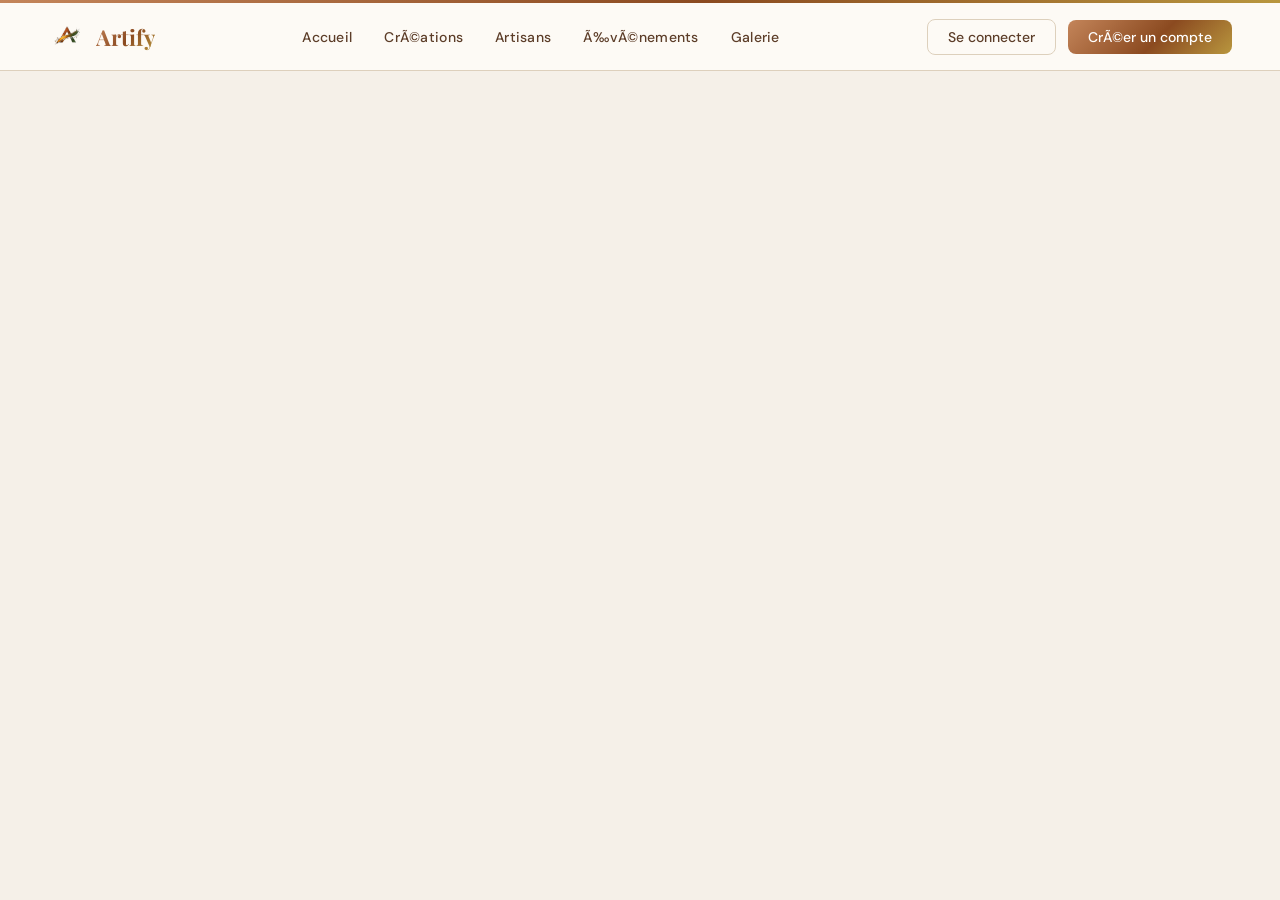
<file: ARTIFY/artisans.html>
﻿<!DOCTYPE html>
<html lang="fr">
<head>
<meta charset="UTF-8">
<meta name="viewport" content="width=device-width, initial-scale=1.0">
<title>Artify — Artisans</title>
<link href="https://fonts.googleapis.com/css2?family=Playfair+Display:ital,wght@0,400;0,700;1,400&family=DM+Sans:ital,wght@0,300;0,400;0,500;1,400&display=swap" rel="stylesheet">
<link rel="stylesheet" href="css/styles.css">
</head>
<body>

<div class="accent-strip"></div>

<!-- ====== NAV ====== -->
<nav>
  <div class="logo" onclick="showPage('home')">
    <img src="[data-uri]" style="width:38px;height:38px;object-fit:contain;" alt="Artify">
    <span class="logo-text">Artify</span>
  </div>
  <ul class="nav-links">
    <li><a onclick="showPage('home')">Accueil</a></li>
    <li><a onclick="showPage('catalogue')">CrÃ©ations</a></li>
    <li><a onclick="showPage('artisans')">Artisans</a></li>
    <li><a onclick="showPage('events')">Ã‰vÃ©nements</a></li>
    <li><a onclick="showPage('gallery')">Galerie</a></li>
  </ul>
  <div class="nav-actions">
    <button class="btn-ghost" onclick="showPage('login')">Se connecter</button>
    <button class="btn-primary" onclick="showPage('register')">CrÃ©er un compte</button>
  </div>
</nav>

<!-- ============================== ARTISANS ============================== -->
<div id="page-artisans" class="page">
  <div class="section">
    <div class="section-header">
      <h2 class="section-title">Nos Artisans & CrÃ©ateurs</h2>
    </div>
    <div class="artisans-grid">
      <div class="artisan-card"><div class="artisan-avatar av1">ðŸ§‘â€ðŸŽ¨</div><div class="artisan-info"><h4>Sophie Martin</h4><p>BijoutiÃ¨re Â· Paris Â· â­ 4.9 (142 avis)</p></div></div>
      <div class="artisan-card"><div class="artisan-avatar av2">ðŸ‘©â€ðŸ­</div><div class="artisan-info"><h4>Lucas Renard</h4><p>CÃ©ramiste Â· Lyon Â· â­ 4.8 (87 avis)</p></div></div>
      <div class="artisan-card"><div class="artisan-avatar av3">ðŸ§‘â€ðŸ’»</div><div class="artisan-info"><h4>AmÃ©lie Tessier</h4><p>Tisserande Â· Bordeaux Â· â­ 5.0 (63 avis)</p></div></div>
      <div class="artisan-card"><div class="artisan-avatar av4">ðŸ§‘â€ðŸ”§</div><div class="artisan-info"><h4>Marc Dupont</h4><p>Ã‰bÃ©niste Â· Rennes Â· â­ 4.7 (201 avis)</p></div></div>
      <div class="artisan-card"><div class="artisan-avatar av5">ðŸ‘©â€ðŸŽ¨</div><div class="artisan-info"><h4>Fatima Ouali</h4><p>MaroquiniÃ¨re Â· Marseille Â· â­ 4.9 (55 avis)</p></div></div>
      <div class="artisan-card"><div class="artisan-avatar av6">ðŸ§‘â€ðŸ«</div><div class="artisan-info"><h4>Jules Carreau</h4><p>Illustrateur Â· Nantes Â· â­ 4.6 (38 avis)</p></div></div>
    </div>
  </div>
  <footer class="footer"><div class="footer-logo">Artify âœ¦</div><div class="footer-links"><a onclick="showPage('home')">Accueil</a><a onclick="showPage('faq')">FAQ</a><a onclick="showPage('legal')">CGU</a><a onclick="showPage('contact')">Contact</a></div><div class="footer-copy">Â© 2026 Artify</div></footer>
</div>

</body>
</html>
</file>
<file: assets/css/styles.css>
:root {
  --bg: #f7f1e7;
  --surface: rgba(255, 251, 245, 0.78);
  --surface-strong: #fffaf4;
  --border: rgba(93, 59, 34, 0.14);
  --text: #28180f;
  --text-soft: #6c5444;
  --accent: #b66f3c;
  --accent-dark: #86461f;
  --green: #1f5b4e;
  --gold: #b99445;
  --walnut: #6b4c34;
  --shadow: 0 18px 60px rgba(79, 44, 19, 0.12);
  --radius-xl: 28px;
  --radius-lg: 20px;
  --radius-md: 16px;
  --radius-sm: 12px;
  --container: min(1180px, calc(100% - 48px));
}

* {
  box-sizing: border-box;
}

html {
  scroll-behavior: smooth;
}

body {
  margin: 0;
  font-family: "DM Sans", sans-serif;
  color: var(--text);
  background:
    radial-gradient(circle at top left, rgba(182, 111, 60, 0.18), transparent 30%),
    radial-gradient(circle at 90% 10%, rgba(31, 91, 78, 0.16), transparent 26%),
    linear-gradient(180deg, #f8f1e5 0%, #f5efe7 46%, #f2ebdf 100%);
  min-height: 100vh;
  overflow-x: hidden;
}

a {
  color: inherit;
  text-decoration: none;
}

button,
input,
select {
  font: inherit;
}

button {
  cursor: pointer;
}

.page-glow {
  position: fixed;
  width: 28rem;
  height: 28rem;
  border-radius: 999px;
  filter: blur(80px);
  opacity: 0.4;
  pointer-events: none;
  z-index: 0;
}

.page-glow-left {
  top: -8rem;
  left: -10rem;
  background: rgba(182, 111, 60, 0.3);
}

.page-glow-right {
  right: -12rem;
  top: 10rem;
  background: rgba(31, 91, 78, 0.28);
}

.site-header,
.section,
.search-section,
.site-footer {
  position: relative;
  z-index: 1;
}

.site-header {
  width: var(--container);
  margin: 20px auto 0;
  padding: 14px 18px;
  display: flex;
  align-items: center;
  justify-content: space-between;
  gap: 24px;
  border: 1px solid var(--border);
  border-radius: 18px;
  backdrop-filter: blur(18px);
  background: rgba(255, 249, 242, 0.72);
  box-shadow: 0 10px 35px rgba(79, 44, 19, 0.07);
}

.brand {
  display: inline-flex;
  align-items: center;
  gap: 12px;
  font-weight: 700;
}

.brand-mark {
  width: 40px;
  height: 40px;
  display: inline-flex;
  align-items: center;
  justify-content: center;
  border-radius: 14px;
  color: #fff;
  background: linear-gradient(135deg, var(--accent) 0%, var(--accent-dark) 100%);
  box-shadow: 0 10px 22px rgba(182, 111, 60, 0.28);
}

.brand-text {
  font-family: "Playfair Display", serif;
  font-size: 1.5rem;
  letter-spacing: 0.01em;
}

.site-nav,
.header-actions,
.footer-links,
.hero-actions,
.search-actions,
.chip-list,
.hero-stats,
.contact-actions {
  display: flex;
}

.site-nav {
  align-items: center;
  gap: 22px;
}

.site-nav a,
.footer-links a {
  color: var(--text-soft);
  transition: color 0.2s ease;
}

.site-nav a:hover,
.footer-links a:hover {
  color: var(--accent-dark);
}

.site-nav a.is-current {
  color: var(--text);
  font-weight: 700;
}

.button.is-current {
  border-color: rgba(182, 111, 60, 0.45);
  background: rgba(255, 247, 240, 0.86);
}

.header-actions {
  gap: 12px;
}

.button {
  border: 1px solid transparent;
  border-radius: 999px;
  padding: 12px 18px;
  transition:
    transform 0.2s ease,
    border-color 0.2s ease,
    background 0.2s ease,
    color 0.2s ease,
    box-shadow 0.2s ease;
}

.button:hover {
  transform: translateY(-1px);
}

.button-primary {
  color: #fff;
  background: linear-gradient(135deg, var(--accent) 0%, var(--accent-dark) 100%);
  box-shadow: 0 12px 30px rgba(182, 111, 60, 0.22);
}

.button-secondary,
.button-ghost {
  color: var(--text);
  background: rgba(255, 251, 245, 0.65);
  border-color: rgba(93, 59, 34, 0.18);
}

.button-secondary:hover,
.button-ghost:hover {
  border-color: rgba(182, 111, 60, 0.5);
}

.nav-toggle {
  display: none;
  flex-direction: column;
  gap: 5px;
  border: 0;
  padding: 0;
  background: transparent;
}

.nav-toggle span {
  width: 24px;
  height: 2px;
  border-radius: 999px;
  background: var(--text);
}

.section,
.search-section,
.site-footer {
  width: var(--container);
  margin: 0 auto;
}

.section {
  padding: 84px 0;
}

.hero {
  display: grid;
  grid-template-columns: minmax(0, 1.06fr) minmax(0, 0.94fr);
  gap: 36px;
  align-items: center;
  padding-top: 52px;
}

.hero-copy h1,
.section-heading h1,
.section-heading h2,
.mood-card h2,
.mood-card h3,
.creation-card h3,
.artisan-card h3,
.step-card h3,
.event-card h3,
.contact-card h2 {
  margin: 0;
  font-family: "Playfair Display", serif;
}

.hero-copy h1 {
  font-size: clamp(2.8rem, 6vw, 5.2rem);
  line-height: 0.98;
  max-width: 11ch;
}

.section-heading h1 {
  font-size: clamp(2.5rem, 5vw, 4.3rem);
  line-height: 1.02;
  max-width: 12ch;
}

.eyebrow,
.card-kicker {
  margin: 0 0 14px;
  color: var(--accent-dark);
  font-size: 0.82rem;
  font-weight: 700;
  letter-spacing: 0.14em;
  text-transform: uppercase;
}

.hero-lead,
.section-heading p,
.mood-card p,
.creation-card p,
.artisan-card p,
.step-card p,
.event-card p,
.contact-card p,
.footer-note,
.results-line {
  color: var(--text-soft);
  line-height: 1.7;
}

.hero-lead {
  max-width: 58ch;
  margin: 22px 0 0;
  font-size: 1.03rem;
}

.hero-actions {
  gap: 14px;
  margin-top: 28px;
  flex-wrap: wrap;
}

.hero-stats {
  margin: 36px 0 0;
  padding: 0;
  gap: 18px;
  list-style: none;
  flex-wrap: wrap;
}

.hero-stats li {
  min-width: 150px;
  padding: 18px;
  border: 1px solid var(--border);
  border-radius: var(--radius-md);
  background: rgba(255, 250, 243, 0.62);
  box-shadow: 0 12px 32px rgba(79, 44, 19, 0.06);
}

.hero-stats strong {
  display: block;
  font-size: 1.7rem;
  color: var(--accent-dark);
}

.hero-stats span {
  color: var(--text-soft);
  font-size: 0.95rem;
}

.hero-visual {
  display: grid;
  grid-template-columns: 1.1fr 0.9fr;
  gap: 18px;
}

.mood-card {
  min-height: 220px;
  padding: 28px;
  border: 1px solid var(--border);
  border-radius: var(--radius-xl);
  box-shadow: var(--shadow);
  background: rgba(255, 251, 245, 0.78);
}

.mood-card-tall {
  grid-row: span 2;
  min-height: 100%;
  display: flex;
  flex-direction: column;
  justify-content: flex-end;
  background:
    linear-gradient(160deg, rgba(255, 248, 240, 0.9), rgba(231, 214, 192, 0.82)),
    linear-gradient(135deg, rgba(182, 111, 60, 0.15), rgba(31, 91, 78, 0.12));
}

.mood-card-accent {
  background: linear-gradient(145deg, rgba(31, 91, 78, 0.92), rgba(13, 39, 33, 0.96));
  color: #f8f2e8;
}

.mood-card-accent p,
.mood-card-accent .mood-label,
.mood-card-accent h3 {
  color: inherit;
}

.mood-card-outline {
  border-style: dashed;
  background: linear-gradient(180deg, rgba(255, 252, 247, 0.78), rgba(245, 236, 225, 0.9));
}

.mood-label {
  margin: 0 0 12px;
  font-size: 0.82rem;
  letter-spacing: 0.12em;
  text-transform: uppercase;
}

.search-section {
  padding: 0 0 12px;
}

.search-shell,
.section-alt,
.contact-card {
  border: 1px solid var(--border);
  box-shadow: var(--shadow);
}

.search-shell {
  padding: 32px;
  border-radius: var(--radius-xl);
  background: rgba(255, 251, 245, 0.82);
}

.section-heading {
  max-width: 46rem;
  margin-bottom: 30px;
}

.section-heading.compact {
  margin-bottom: 24px;
}

.section-heading h2 {
  font-size: clamp(2rem, 4vw, 3.2rem);
  line-height: 1.06;
}

.section-heading p:last-child {
  margin-top: 14px;
}

.search-form {
  display: grid;
  grid-template-columns: minmax(0, 1.4fr) minmax(200px, 0.7fr) auto;
  gap: 14px;
  align-items: end;
}

.field {
  display: grid;
  gap: 8px;
}

.field span {
  font-size: 0.88rem;
  color: var(--text-soft);
}

.field input,
.field select {
  width: 100%;
  border: 1px solid rgba(93, 59, 34, 0.18);
  border-radius: 16px;
  padding: 15px 16px;
  color: var(--text);
  background: rgba(255, 255, 255, 0.78);
  outline: none;
}

.field input:focus,
.field select:focus {
  border-color: rgba(182, 111, 60, 0.58);
  box-shadow: 0 0 0 4px rgba(182, 111, 60, 0.1);
}

.search-actions {
  gap: 12px;
  align-items: center;
  flex-wrap: wrap;
}

.chip-list {
  gap: 10px;
  flex-wrap: wrap;
  margin-top: 20px;
}

.chip {
  border: 1px solid rgba(93, 59, 34, 0.16);
  border-radius: 999px;
  padding: 10px 14px;
  color: var(--text-soft);
  background: rgba(255, 255, 255, 0.6);
}

.chip.is-active,
.chip:hover {
  color: #fff;
  border-color: transparent;
  background: linear-gradient(135deg, var(--accent) 0%, var(--accent-dark) 100%);
}

.results-line {
  margin: 18px 0 0;
}

.results-line span {
  color: var(--accent-dark);
  font-weight: 700;
}

.creation-grid,
.artisan-grid,
.steps-grid,
.events-grid {
  display: grid;
  gap: 18px;
}

.creation-grid {
  grid-template-columns: repeat(3, minmax(0, 1fr));
}

.creation-card,
.artisan-card,
.step-card,
.event-card {
  overflow: hidden;
  border: 1px solid var(--border);
  border-radius: var(--radius-lg);
  background: rgba(255, 251, 245, 0.78);
  box-shadow: 0 14px 42px rgba(79, 44, 19, 0.08);
  transition:
    transform 0.24s ease,
    box-shadow 0.24s ease,
    border-color 0.24s ease;
}

.creation-card:hover,
.artisan-card:hover,
.step-card:hover,
.event-card:hover {
  transform: translateY(-4px);
  border-color: rgba(182, 111, 60, 0.28);
  box-shadow: 0 20px 55px rgba(79, 44, 19, 0.11);
}

.card-visual {
  min-height: 220px;
}

.tone-amber {
  background:
    linear-gradient(140deg, rgba(236, 212, 186, 0.86), rgba(178, 103, 56, 0.72)),
    linear-gradient(180deg, rgba(255, 255, 255, 0.4), transparent);
}

.tone-forest {
  background: linear-gradient(140deg, rgba(203, 226, 220, 0.84), rgba(31, 91, 78, 0.8));
}

.tone-sand {
  background: linear-gradient(145deg, rgba(240, 227, 197, 0.84), rgba(185, 148, 69, 0.78));
}

.tone-walnut {
  background: linear-gradient(145deg, rgba(216, 192, 174, 0.82), rgba(107, 76, 52, 0.84));
}

.tone-ink {
  background: linear-gradient(145deg, rgba(219, 216, 222, 0.8), rgba(74, 71, 80, 0.88));
}

.tone-clay {
  background: linear-gradient(145deg, rgba(239, 221, 207, 0.82), rgba(174, 113, 76, 0.82));
}

.card-body,
.event-card {
  padding: 22px;
}

.card-body p,
.artisan-card p,
.step-card p,
.event-card p {
  margin: 10px 0 0;
}

.card-meta {
  display: flex;
  align-items: center;
  justify-content: space-between;
  gap: 12px;
  margin-top: 18px;
  color: var(--text-soft);
}

.card-meta strong {
  color: var(--accent-dark);
}

.section-alt {
  padding: 84px 26px;
  border-radius: 30px;
  background: linear-gradient(180deg, rgba(255, 250, 243, 0.84), rgba(244, 236, 224, 0.9));
}

.artisan-grid,
.steps-grid,
.events-grid {
  grid-template-columns: repeat(3, minmax(0, 1fr));
}

.artisan-card,
.step-card {
  padding: 24px;
}

.artisan-card {
  display: flex;
  gap: 18px;
}

.artisan-badge {
  flex: 0 0 64px;
  width: 64px;
  height: 64px;
  display: inline-flex;
  align-items: center;
  justify-content: center;
  border-radius: 22px;
  font-weight: 700;
  color: #fff;
  background: linear-gradient(135deg, var(--accent) 0%, var(--accent-dark) 100%);
}

.badge-green {
  background: linear-gradient(135deg, #1f5b4e 0%, #143c33 100%);
}

.badge-gold {
  background: linear-gradient(135deg, #b99445 0%, #87662c 100%);
}

.artisan-tag {
  display: inline-flex;
  margin-top: 14px;
  padding: 8px 12px;
  border-radius: 999px;
  font-size: 0.9rem;
  color: var(--text-soft);
  background: rgba(255, 255, 255, 0.76);
}

.step-index {
  display: inline-flex;
  margin-bottom: 18px;
  color: var(--accent-dark);
  font-weight: 700;
  letter-spacing: 0.12em;
}

.event-card {
  min-height: 100%;
  background: linear-gradient(180deg, rgba(255, 251, 245, 0.9), rgba(244, 236, 224, 0.76));
}

.faq-list {
  display: grid;
  gap: 14px;
}

.faq-item {
  overflow: hidden;
  border: 1px solid var(--border);
  border-radius: 18px;
  background: rgba(255, 251, 245, 0.8);
  box-shadow: 0 12px 36px rgba(79, 44, 19, 0.07);
}

.faq-question {
  width: 100%;
  padding: 22px 24px;
  text-align: left;
  border: 0;
  color: var(--text);
  background: transparent;
  position: relative;
  font-weight: 700;
}

.faq-question::after {
  content: "+";
  position: absolute;
  right: 24px;
  top: 50%;
  transform: translateY(-50%);
  color: var(--accent-dark);
  font-size: 1.4rem;
  transition: transform 0.2s ease;
}

.faq-question[aria-expanded="true"]::after {
  transform: translateY(-50%) rotate(45deg);
}

.faq-answer {
  display: grid;
  grid-template-rows: 0fr;
  transition: grid-template-rows 0.24s ease;
}

.faq-answer > p {
  overflow: hidden;
  margin: 0;
  padding: 0 24px 0;
}

.faq-item.is-open .faq-answer {
  grid-template-rows: 1fr;
}

.faq-item.is-open .faq-answer > p {
  padding-bottom: 22px;
}

.contact-section {
  padding-top: 18px;
}

.contact-card {
  display: flex;
  align-items: center;
  justify-content: space-between;
  gap: 28px;
  padding: 34px;
  border-radius: 30px;
  background: linear-gradient(135deg, rgba(33, 88, 76, 0.92), rgba(17, 34, 30, 0.94));
}

.contact-card .eyebrow,
.contact-card h2,
.contact-card p {
  color: #f8f2e8;
}

.contact-card .button-ghost {
  color: #f8f2e8;
  border-color: rgba(248, 242, 232, 0.28);
  background: rgba(255, 255, 255, 0.08);
}

.page-intro {
  padding-top: 48px;
}

.page-intro .section-heading {
  margin-bottom: 0;
}

.feature-panel,
.auth-card,
.auth-side,
.profile-card,
.highlight-card,
.stats-band {
  border: 1px solid var(--border);
  border-radius: var(--radius-xl);
  background: rgba(255, 251, 245, 0.8);
  box-shadow: var(--shadow);
}

.auth-shell {
  display: grid;
  grid-template-columns: minmax(0, 0.9fr) minmax(0, 1.1fr);
  gap: 22px;
}

.auth-side,
.auth-card {
  padding: 30px;
}

.auth-side {
  background:
    linear-gradient(155deg, rgba(31, 91, 78, 0.92), rgba(17, 34, 30, 0.96));
  color: #f8f2e8;
}

.auth-side .eyebrow,
.auth-side h2,
.auth-side p,
.auth-side li,
.auth-side strong {
  color: #f8f2e8;
}

.auth-side ul {
  margin: 22px 0 0;
  padding-left: 18px;
  display: grid;
  gap: 12px;
}

.auth-card h2,
.feature-panel h2,
.highlight-card h2,
.stats-band h2 {
  font-size: clamp(1.8rem, 3vw, 2.5rem);
}

.auth-card > p,
.feature-panel > p,
.highlight-card > p {
  margin-top: 12px;
  color: var(--text-soft);
  line-height: 1.7;
}

.auth-card form {
  display: grid;
  gap: 14px;
  margin-top: 24px;
}

.field-grid {
  display: grid;
  grid-template-columns: repeat(2, minmax(0, 1fr));
  gap: 14px;
}

.field-grid .field-full {
  grid-column: 1 / -1;
}

.role-switch {
  display: flex;
  gap: 10px;
  flex-wrap: wrap;
}

.role-pill {
  display: inline-flex;
  align-items: center;
  justify-content: center;
  padding: 10px 14px;
  border: 1px solid rgba(93, 59, 34, 0.16);
  border-radius: 999px;
  color: var(--text-soft);
  background: rgba(255, 255, 255, 0.76);
}

.role-pill.is-selected {
  color: #fff;
  border-color: transparent;
  background: linear-gradient(135deg, var(--accent) 0%, var(--accent-dark) 100%);
}

.auth-actions {
  display: flex;
  gap: 12px;
  margin-top: 20px;
  flex-wrap: wrap;
}

.auth-foot {
  margin-top: 20px;
  color: var(--text-soft);
}

.minor-note {
  margin: 10px 0 0;
  color: var(--text-soft);
  font-size: 0.94rem;
}

.inline-link {
  padding: 0;
  border: 0;
  background: transparent;
  color: var(--accent-dark);
  text-decoration: underline;
  text-underline-offset: 3px;
}

.stats-band {
  padding: 28px;
}

.stats-grid {
  display: grid;
  grid-template-columns: repeat(4, minmax(0, 1fr));
  gap: 14px;
  margin-top: 20px;
}

.stats-grid article {
  padding: 18px;
  border-radius: var(--radius-md);
  background: rgba(255, 255, 255, 0.78);
}

.stats-grid strong {
  display: block;
  margin-bottom: 6px;
  font-size: 1.8rem;
  color: var(--accent-dark);
}

.directory-grid {
  display: grid;
  grid-template-columns: repeat(3, minmax(0, 1fr));
  gap: 18px;
}

.profile-card {
  padding: 24px;
}

.profile-card h3 {
  margin: 0;
}

.profile-top {
  display: flex;
  align-items: center;
  justify-content: space-between;
  gap: 14px;
  margin-bottom: 16px;
}

.profile-badge {
  display: inline-flex;
  padding: 8px 12px;
  border-radius: 999px;
  color: var(--accent-dark);
  background: rgba(182, 111, 60, 0.12);
  font-size: 0.88rem;
  font-weight: 700;
}

.profile-card p {
  color: var(--text-soft);
  line-height: 1.7;
}

.profile-meta {
  display: flex;
  flex-wrap: wrap;
  gap: 10px;
  margin-top: 18px;
}

.profile-meta span {
  padding: 8px 12px;
  border-radius: 999px;
  color: var(--text-soft);
  background: rgba(255, 255, 255, 0.78);
  font-size: 0.9rem;
}

.split-highlight {
  display: grid;
  grid-template-columns: minmax(0, 1fr) minmax(0, 0.9fr);
  gap: 18px;
}

.highlight-card,
.feature-panel {
  padding: 28px;
}

.feature-list {
  display: grid;
  gap: 14px;
  margin-top: 18px;
}

.feature-item {
  padding: 16px 18px;
  border-radius: var(--radius-md);
  background: rgba(255, 255, 255, 0.76);
}

.feature-item strong {
  display: block;
  margin-bottom: 6px;
}

.site-footer {
  padding: 10px 0 42px;
  display: flex;
  align-items: flex-start;
  justify-content: space-between;
  gap: 24px;
}

.footer-brand {
  margin-bottom: 12px;
}

.footer-note {
  max-width: 40rem;
  margin: 0;
}

.footer-links {
  gap: 18px;
  flex-wrap: wrap;
  justify-content: flex-end;
  padding-top: 12px;
}

.toast {
  position: fixed;
  left: 50%;
  bottom: 28px;
  transform: translateX(-50%) translateY(20px);
  padding: 12px 18px;
  border-radius: 999px;
  color: #fff;
  background: rgba(40, 24, 15, 0.94);
  box-shadow: 0 14px 34px rgba(26, 14, 8, 0.22);
  opacity: 0;
  pointer-events: none;
  transition:
    opacity 0.2s ease,
    transform 0.2s ease;
  z-index: 3;
}

.toast.is-visible {
  opacity: 1;
  transform: translateX(-50%) translateY(0);
}

.reveal {
  opacity: 1;
  transform: none;
}

html.js .reveal {
  opacity: 0;
  transform: translateY(22px);
  transition:
    opacity 0.55s ease,
    transform 0.55s ease;
}

html.js .reveal.is-visible {
  opacity: 1;
  transform: translateY(0);
}

.creation-card.is-hidden {
  display: none;
}

@media (max-width: 1080px) {
  .hero,
  .creation-grid,
  .artisan-grid,
  .steps-grid,
  .events-grid,
  .search-form,
  .auth-shell,
  .directory-grid,
  .split-highlight,
  .stats-grid,
  .field-grid {
    grid-template-columns: 1fr;
  }

  .hero {
    gap: 26px;
  }

  .hero-visual {
    grid-template-columns: 1fr 1fr;
  }

  .contact-card,
  .site-footer {
    flex-direction: column;
  }

  .search-actions,
  .contact-actions,
  .footer-links {
    justify-content: flex-start;
  }
}

@media (max-width: 820px) {
  :root {
    --container: min(100% - 28px, 1180px);
  }

  .site-header {
    flex-wrap: wrap;
    gap: 16px;
  }

  .nav-toggle {
    display: inline-flex;
    margin-left: auto;
  }

  .site-nav,
  .header-actions {
    width: 100%;
  }

  .site-nav {
    display: none;
    flex-direction: column;
    align-items: flex-start;
    padding-top: 8px;
  }

  .site-nav.is-open {
    display: flex;
  }

  .header-actions {
    flex-wrap: wrap;
  }

  .hero {
    padding-top: 34px;
  }

  .section,
  .section-alt {
    padding-top: 60px;
    padding-bottom: 60px;
  }

  .hero-copy h1 {
    max-width: 12ch;
  }

  .hero-visual {
    grid-template-columns: 1fr;
  }

  .mood-card-tall {
    min-height: 320px;
  }
}

@media (max-width: 560px) {
  .site-header {
    padding: 14px;
  }

  .button {
    width: 100%;
  }

  .header-actions,
  .hero-actions,
  .search-actions,
  .contact-actions {
    flex-direction: column;
  }

  .hero-stats li {
    width: 100%;
  }

  .creation-grid,
  .artisan-grid,
  .steps-grid,
  .events-grid {
    grid-template-columns: 1fr;
  }

  .search-shell,
  .contact-card {
    padding: 22px;
  }

  .hero-copy h1 {
    font-size: 2.65rem;
  }

  .section-heading h2 {
    font-size: 2rem;
  }
}
</file>
<file: ARTIFY/css/styles.css>
﻿@import url('base.css');
@import url('layout.css');
@import url('sections.css');
@import url('components.css');
@import url('utility.css');
</file>
